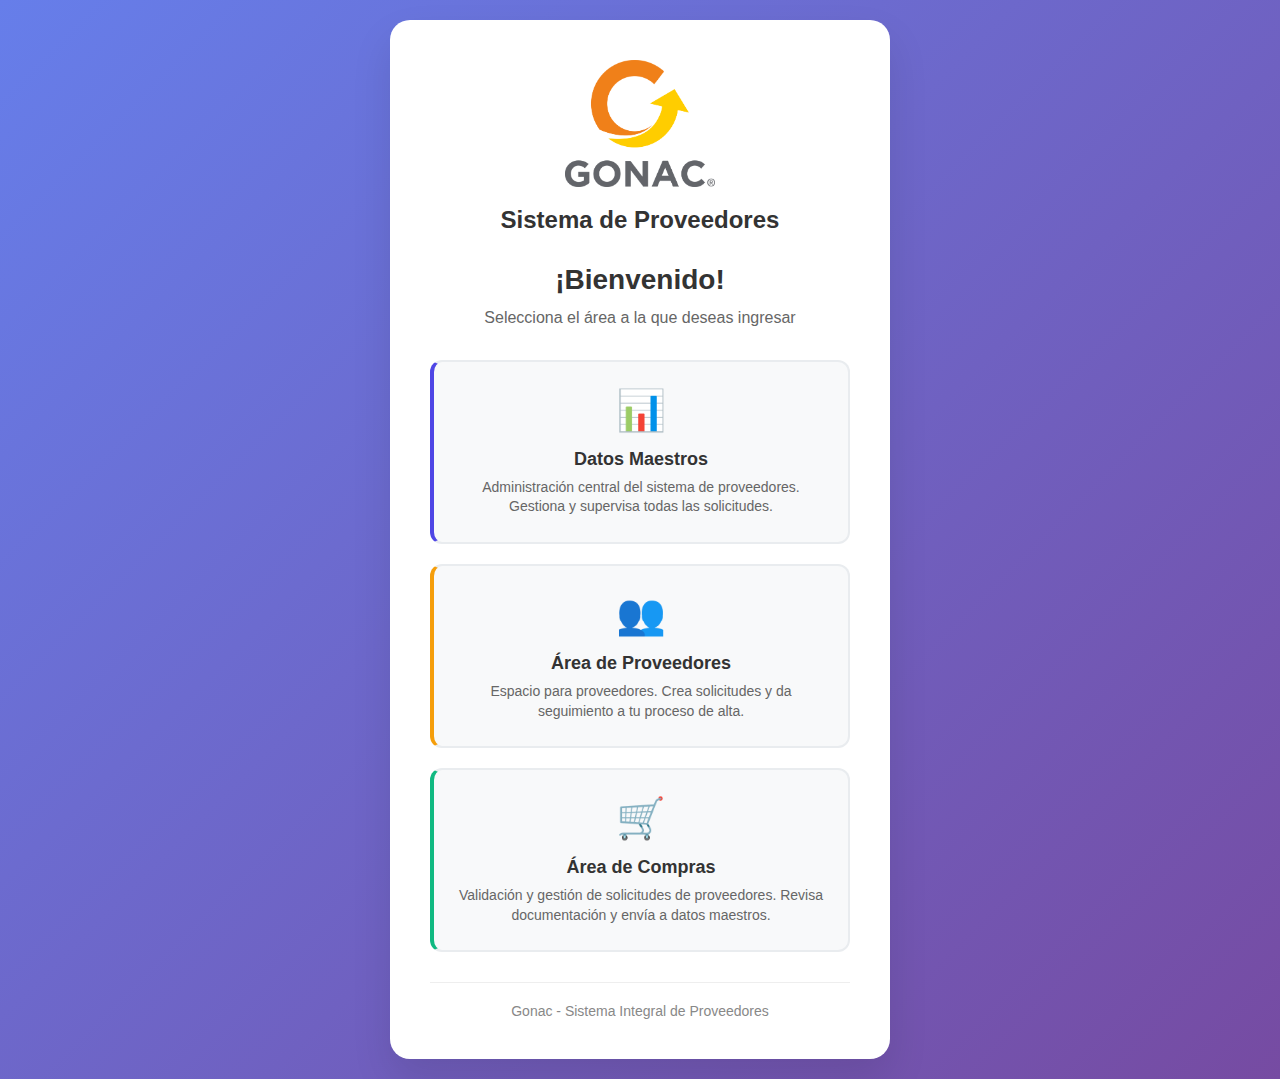
<file: index.html>
<!DOCTYPE html>
<html lang="es">
<head>
    <meta charset="UTF-8">
    <meta name="viewport" content="width=device-width, initial-scale=1.0">
    <title>Sistema de Proveedores - Gonac</title>
    <style>
        * {
            margin: 0;
            padding: 0;
            box-sizing: border-box;
        }

        body {
            font-family: 'Segoe UI', Tahoma, Geneva, Verdana, sans-serif;
            background: linear-gradient(135deg, #667eea 0%, #764ba2 100%);
            min-height: 100vh;
            display: flex;
            align-items: center;
            justify-content: center;
            padding: 20px;
        }

        .container {
            background: white;
            border-radius: 20px;
            box-shadow: 0 20px 40px rgba(0, 0, 0, 0.1);
            padding: 40px;
            max-width: 500px;
            width: 100%;
            text-align: center;
        }

        .logo {
            margin-bottom: 30px;
        }

        .logo img {
            max-width: 150px;
            height: auto;
        }

        .logo h1 {
            color: #333;
            margin-top: 15px;
            font-size: 24px;
            font-weight: 600;
        }

        .welcome-text {
            margin-bottom: 30px;
        }

        .welcome-text h2 {
            color: #333;
            margin-bottom: 10px;
            font-size: 28px;
        }

        .welcome-text p {
            color: #666;
            font-size: 16px;
            line-height: 1.5;
        }

        .apps-grid {
            display: grid;
            gap: 20px;
            margin-bottom: 30px;
        }

        .app-card {
            background: #f8f9fa;
            border: 2px solid #e9ecef;
            border-radius: 12px;
            padding: 25px;
            text-decoration: none;
            color: #333;
            transition: all 0.3s ease;
            cursor: pointer;
        }

        .app-card:hover {
            transform: translateY(-5px);
            border-color: #667eea;
            box-shadow: 0 10px 25px rgba(102, 126, 234, 0.15);
        }

        .app-icon {
            font-size: 40px;
            margin-bottom: 15px;
        }

        .app-title {
            font-size: 18px;
            font-weight: 600;
            margin-bottom: 8px;
        }

        .app-description {
            color: #666;
            font-size: 14px;
            line-height: 1.4;
        }

        .footer {
            color: #888;
            font-size: 14px;
            border-top: 1px solid #eee;
            padding-top: 20px;
        }

        /* Colores específicos para cada app */
        .app-card[data-app="datosmaestros"] {
            border-left: 4px solid #4f46e5;
        }

        .app-card[data-app="datosmaestros"]:hover {
            border-color: #4f46e5;
        }

        .app-card[data-app="proveedores"] {
            border-left: 4px solid #f59e0b;
        }

        .app-card[data-app="proveedores"]:hover {
            border-color: #f59e0b;
        }

        .app-card[data-app="compras"] {
            border-left: 4px solid #10b981;
        }

        .app-card[data-app="compras"]:hover {
            border-color: #10b981;
        }

        @media (max-width: 480px) {
            .container {
                padding: 30px 20px;
            }
            
            .logo h1 {
                font-size: 20px;
            }
            
            .welcome-text h2 {
                font-size: 24px;
            }
            
            .app-card {
                padding: 20px;
            }
        }
    </style>
</head>
<body>
    <div class="container">
        <div class="logo">
            <img src="assets/images/gonac.png" alt="Gonac Logo" onerror="this.style.display='none'">
            <h1>Sistema de Proveedores</h1>
        </div>

        <div class="welcome-text">
            <h2>¡Bienvenido!</h2>
            <p>Selecciona el área a la que deseas ingresar</p>
        </div>

        <div class="apps-grid">
            <div class="app-card" data-app="datosmaestros" onclick="redirectTo('datosmaestros.html')">
                <div class="app-icon">📊</div>
                <div class="app-title">Datos Maestros</div>
                <div class="app-description">
                    Administración central del sistema de proveedores. 
                    Gestiona y supervisa todas las solicitudes.
                </div>
            </div>

            <div class="app-card" data-app="proveedores" onclick="redirectTo('proveedores.html')">
                <div class="app-icon">👥</div>
                <div class="app-title">Área de Proveedores</div>
                <div class="app-description">
                    Espacio para proveedores. Crea solicitudes y da 
                    seguimiento a tu proceso de alta.
                </div>
            </div>

            <div class="app-card" data-app="compras" onclick="redirectTo('compras.html')">
                <div class="app-icon">🛒</div>
                <div class="app-title">Área de Compras</div>
                <div class="app-description">
                    Validación y gestión de solicitudes de proveedores. 
                    Revisa documentación y envía a datos maestros.
                </div>
            </div>
        </div>

        <div class="footer">
            <p>Gonac - Sistema Integral de Proveedores</p>
        </div>
    </div>

    <script>
        function redirectTo(app) {
            // Mostrar mensaje de carga
            const card = event.currentTarget;
            const originalContent = card.innerHTML;
            
            card.innerHTML = `
                <div class="app-icon">⏳</div>
                <div class="app-title">Cargando...</div>
                <div class="app-description">Redirigiendo a la aplicación</div>
            `;
            
            card.style.opacity = '0.7';
            card.style.cursor = 'wait';
            
            // Redirigir después de un breve delay para mejor UX
            setTimeout(() => {
                window.location.href = app;
            }, 500);
        }

        // Detectar si estamos en un entorno local para mostrar advertencia
        if (window.location.protocol === 'file:') {
            console.log('Modo local detectado - Asegúrate de tener un servidor local para las redirecciones');
        }

        // Efecto hover mejorado
        document.querySelectorAll('.app-card').forEach(card => {
            card.addEventListener('mouseenter', function() {
                this.style.transform = 'translateY(-5px)';
            });
            
            card.addEventListener('mouseleave', function() {
                this.style.transform = 'translateY(0)';
            });
        });
    </script>
</body>
</html>
</file>
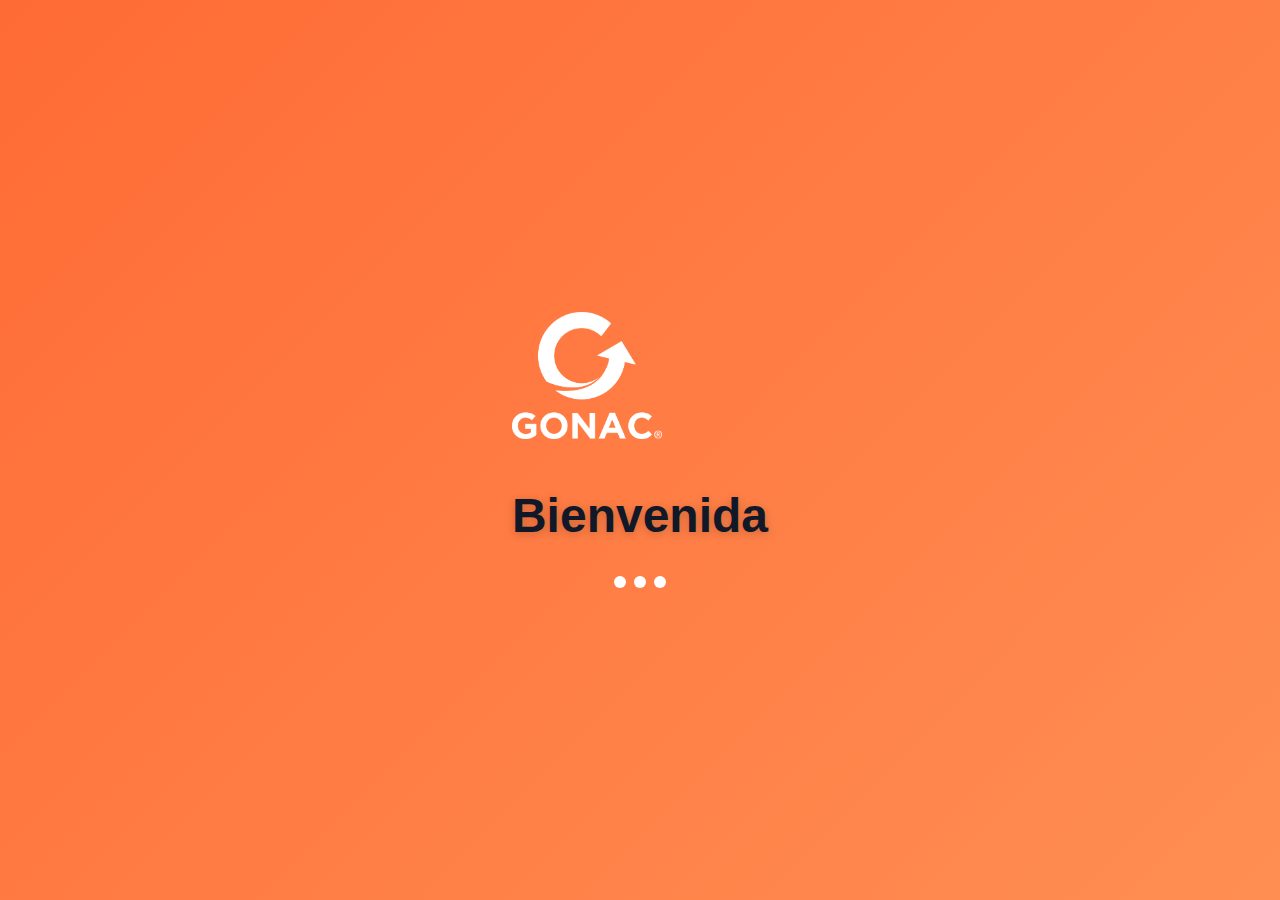
<file: compras.html>
<!DOCTYPE html>
<html lang="es">
<head>
    <meta charset="UTF-8">
    <meta name="viewport" content="width=device-width, initial-scale=1.0">
    <title>APP - COMPRAS</title>
    
    <!-- CSS Base -->
    <link rel="stylesheet" href="css/base/reset.css">
    <link rel="stylesheet" href="css/base/variables.css">
    <link rel="stylesheet" href="css/base/typography.css">
    <link rel="stylesheet" href="css/base/utilities.css">
    
    <!-- CSS Components -->
    <link rel="stylesheet" href="css/components/header.css">
    <link rel="stylesheet" href="css/components/sidebar.css">
    <link rel="stylesheet" href="css/components/table.css">
    <link rel="stylesheet" href="css/components/modal.css">
    <link rel="stylesheet" href="css/components/forms.css">
    <link rel="stylesheet" href="css/components/cards.css">
    <link rel="stylesheet" href="css/components/filters.css">
    <link rel="stylesheet" href="css/components/buttons.css">
    
    <!-- CSS Layouts -->
    <link rel="stylesheet" href="css/layouts/dashboard.css">
    <link rel="stylesheet" href="css/layouts/admin.css">
    
    <!-- CSS Pages -->
    <link rel="stylesheet" href="css/pages/welcome.css">
    
    <!-- CSS Utils -->
    <link rel="stylesheet" href="css/utils/responsive.css">
</head>
<body class="admin-dashboard">
    <!-- Pantalla de Bienvenida -->
    <div id="welcomeScreen" class="welcome-screen">
        <div class="welcome-container">
            <div class="welcome-logo">
                <img src="assets/images/gonac.png" alt="Gonac Logo">
            </div>
            <div class="welcome-content">
                <h1 id="welcomeMessage">Bienvenido</h1>
                <div class="loading-dots">
                    <span></span>
                    <span></span>
                    <span></span>
                </div>
            </div>
        </div>
    </div>

    <!-- Aplicación Principal (oculta inicialmente) -->
    <div id="mainApp" class="app-container" style="display: none;">
        <!-- Header -->
        <header class="header admin-header">
            <div class="header-content">
                <div class="logo">
                    <h1>APP - COMPRAS</h1>
                </div>
                <div class="user-info">
                    <span id="user-name">Rosario Shadani Martinez Galvez</span>
                    <div class="user-avatar" id="user-avatar">R</div>
                </div>
            </div>
        </header>

        <!-- Layout Principal -->
        <div class="dashboard-container">
            <!-- Sidebar -->
            <nav class="sidebar admin-sidebar">
                <div class="sidebar-header">
                    <div class="logo-container">
                        <img src="assets/images/gonac.png" alt="Gonac" class="company-logo">
                        <div class="company-area">COMPRAS</div>
                    </div>
                </div>
                <ul class="nav-menu">
                    <li class="nav-item active" data-tab="inicio">
                        🏠 Inicio
                    </li>
                    <li class="nav-item" data-tab="crear-solicitud">
                        📝 Crear Solicitud
                    </li>
                    <li class="nav-item" data-tab="visualizar-solicitudes">
                        👁️ Visualizar Solicitudes
                    </li>
                    <li class="nav-item" data-tab="configuracion">
                        ⚙️ Configuración
                    </li>
                </ul>
            </nav>

            <!-- Contenido Principal -->
            <main class="dashboard-main">
                <div class="dashboard-content">
                    <!-- Banner de Bienvenida -->
                    <div class="welcome-banner">
                        <div class="welcome-content">
                            <h2 id="personalWelcomeTitle">¡Bienvenida Rosario Shadani Martinez Galvez!</h2>
                            <p>Gestiona las solicitudes de proveedores y valida la información para enviar a datos maestros</p>
                        </div>
                    </div>

                    <!-- Panel de Acciones Principales (INICIO) -->
                    <div class="main-actions-panel" id="mainActionsPanel">
                        <div class="actions-grid">
                            <button class="action-card" id="btnCrearSolicitudMain">
                                <div class="action-icon">📝</div>
                                <div class="action-title">Crear Solicitud</div>
                                <div class="action-description">Crear solicitud en nombre del proveedor</div>
                            </button>

                            <button class="action-card" id="btnVisualizarSolicitudesMain">
                                <div class="action-icon">👁️</div>
                                <div class="action-title">Visualizar Solicitudes</div>
                                <div class="action-description">Revisar y validar solicitudes de proveedores</div>
                            </button>
                        </div>
                    </div>

                    <!-- Panel de Crear Solicitud (oculto inicialmente) -->
                    <div class="solicitudes-panel" id="crearSolicitudPanel" style="display: none;">
                        <div class="panel-header">
                            <button class="btn btn-secondary" id="btnVolverInicioCrear">
                                ← Volver al Inicio
                            </button>
                            <h3 class="panel-title">Alta de Proveedor - Crear Solicitud</h3>
                            <div class="panel-actions">
                                <span class="text-muted">Complete todos los campos requeridos</span>
                            </div>
                        </div>
                        
                        <!-- Información de Requisitos -->
                        <div class="requisitos-section">
                            <div class="requisitos-header">
                                <h4>📋 REQUISITOS PARA EL ALTA DE PROVEEDOR</h4>
                                <button class="btn btn-sm btn-outline" id="btnToggleRequisitos">Mostrar/Ocultar</button>
                            </div>
                            <div class="requisitos-content" id="requisitosContent">
                                <div class="requisitos-grid">
                                    <div class="requisito-item">
                                        <strong>1.</strong> EL FORMULARIO DEBE SER LLENADO EN MAYÚSCULAS
                                    </div>
                                    <div class="requisito-item">
                                        <strong>2.</strong> NO UTILIZAR CARACTERES ESPECIALES: ¡ ! " ' ( ) * ° { } ~ ^ Ñ , ; - :
                                    </div>
                                    <div class="requisito-item">
                                        <strong>3.</strong> DOCUMENTACIÓN CON VIGENCIA NO MAYOR A 3 MESES
                                    </div>
                                </div>
                                
                                <div class="documentos-section">
                                    <h5>📄 DOCUMENTOS REQUERIDOS:</h5>
                                    <div class="documentos-grid">
                                        <div class="tipo-documento">
                                            <h6>PERSONA FÍSICA:</h6>
                                            <ul>
                                                <li>CONSTANCIA DE SITUACIÓN FISCAL</li>
                                                <li>COMPROBANTE DE DOMICILIO</li>
                                                <li>ESTADO DE CUENTA Y/O CARÁTULA BANCARIA</li>
                                                <li>IDENTIFICACIÓN (INE)</li>
                                                <li>OPINIÓN DE CUMPLIMIENTO</li>
                                            </ul>
                                        </div>
                                        <div class="tipo-documento">
                                            <h6>PERSONA MORAL:</h6>
                                            <ul>
                                                <li>CONSTANCIA DE SITUACIÓN FISCAL</li>
                                                <li>ACTA CONSTITUTIVA PM</li>
                                                <li>COMPROBANTE DE DOMICILIO</li>
                                                <li>ESTADO DE CUENTA Y/O CARÁTULA BANCARIA</li>
                                                <li>IDENTIFICACIÓN (INE)</li>
                                                <li>OPINIÓN DE CUMPLIMIENTO</li>
                                            </ul>
                                        </div>
                                    </div>
                                </div>
                            </div>
                        </div>

                        <!-- Formulario para crear solicitud -->
                        <div class="form-container">
                            <form id="formAltaProveedor">
                                <!-- Sección 1: Información de Contacto -->
                                <div class="form-section">
                                    <h4>👥 INFORMACIÓN DE CONTACTO GONAC</h4>
                                    <div class="form-row">
                                        <div class="form-group">
                                            <label for="contactoCompras">Contacto Compras Gonac *</label>
                                            <select class="form-control" id="contactoCompras" required>
                                                <option value="">Seleccionar grupo de compras...</option>
                                                <option value="004">004</option>
                                                <option value="005">005</option>
                                                <option value="008">008</option>
                                                <option value="009">009</option>
                                                <option value="011">011</option>
                                            </select>
                                        </div>
                                        <div class="form-group">
                                            <label for="razonSocial">Nombre (s) / Razón Social *</label>
                                            <input type="text" class="form-control uppercase-input" id="razonSocial" 
                                                   placeholder="EJEMPLO SA DE CV" required maxlength="100">
                                            <small class="form-help">Escriba en MAYÚSCULAS</small>
                                        </div>
                                    </div>
                                </div>

                                <!-- Sección 2: Domicilio -->
                                <div class="form-section">
                                    <h4>🏠 DOMICILIO</h4>
                                    <div class="form-row">
                                        <div class="form-group">
                                            <label for="calle">Calle *</label>
                                            <input type="text" class="form-control uppercase-input" id="calle" 
                                                   placeholder="AVENIDA PRINCIPAL" required>
                                        </div>
                                        <div class="form-group">
                                            <label for="numeroExterior">Número Exterior</label>
                                            <input type="text" class="form-control" id="numeroExterior" 
                                                   placeholder="123">
                                        </div>
                                        <div class="form-group">
                                            <label for="numeroInterior">Número Interior</label>
                                            <input type="text" class="form-control" id="numeroInterior" 
                                                   placeholder="A">
                                        </div>
                                    </div>
                                    
                                    <div class="form-row">
                                        <div class="form-group">
                                            <label for="colonia">Colonia *</label>
                                            <input type="text" class="form-control uppercase-input" id="colonia" 
                                                   placeholder="CENTRO" required>
                                        </div>
                                        <div class="form-group">
                                            <label for="codigoPostal">Código Postal *</label>
                                            <input type="text" class="form-control" id="codigoPostal" 
                                                   placeholder="12345" pattern="[0-9]{5}" required>
                                        </div>
                                        <div class="form-group">
                                            <label for="municipio">Localidad, Municipio o Alcaldía *</label>
                                            <input type="text" class="form-control uppercase-input" id="municipio" 
                                                   placeholder="MUNICIPIO" required>
                                        </div>
                                    </div>

                                    <div class="form-row">
                                        <div class="form-group">
                                            <label for="pais">País *</label>
                                            <input type="text" class="form-control uppercase-input" id="pais" 
                                                   placeholder="MÉXICO" required>
                                        </div>
                                        <div class="form-group">
                                            <label for="region">Región *</label>
                                            <input type="text" class="form-control uppercase-input" id="region" 
                                                   placeholder="NORTE" required>
                                        </div>
                                    </div>
                                </div>

                                <!-- Sección 3: Información del Vendedor -->
                                <div class="form-section">
                                    <h4>👤 INFORMACIÓN DEL VENDEDOR</h4>
                                    <div class="form-row">
                                        <div class="form-group">
                                            <label for="nombreVendedor">Nombre del Vendedor *</label>
                                            <input type="text" class="form-control uppercase-input" id="nombreVendedor" 
                                                   placeholder="JUAN PÉREZ" required>
                                        </div>
                                        <div class="form-group">
                                            <label for="telefono">Teléfono Local / Celular *</label>
                                            <input type="tel" class="form-control" id="telefono" 
                                                   placeholder="5512345678" pattern="[0-9]{10}" required>
                                        </div>
                                    </div>
                                    
                                    <div class="form-row">
                                        <div class="form-group">
                                            <label for="email">E-mail *</label>
                                            <input type="email" class="form-control" id="email" 
                                                   placeholder="proveedor@ejemplo.com" required>
                                        </div>
                                        <div class="form-group">
                                            <label for="categoriaContacto">Categoría de Contacto *</label>
                                            <select class="form-control" id="categoriaContacto" required>
                                                <option value="">Seleccionar categoría...</option>
                                                <option value="contabilidad">Contabilidad</option>
                                                <option value="credito">Crédito y Cobranza</option>
                                                <option value="cuentas">Cuentas por Pagar</option>
                                                <option value="calidad">Calidad</option>
                                            </select>
                                        </div>
                                    </div>
                                </div>

                                <!-- Sección 4: Información Fiscal -->
                                <div class="form-section">
                                    <h4>📊 INFORMACIÓN FISCAL</h4>
                                    <div class="form-row">
                                        <div class="form-group">
                                            <label for="tipoRFC">Tipo de RFC *</label>
                                            <select class="form-control" id="tipoRFC" required>
                                                <option value="">Seleccionar tipo...</option>
                                                <option value="fisica">Persona Física</option>
                                                <option value="moral">Persona Moral</option>
                                            </select>
                                        </div>
                                        <div class="form-group">
                                            <label for="rfc">RFC *</label>
                                            <input type="text" class="form-control uppercase-input" id="rfc" 
                                                   placeholder="XAXX010101000" pattern="[A-Z&Ñ]{3,4}[0-9]{6}[A-Z0-9]{3}" 
                                                   required maxlength="13">
                                            <small class="form-help">Formato: 12 o 13 caracteres alfanuméricos</small>
                                        </div>
                                    </div>
                                </div>

                                <!-- Sección 5: Información Bancaria -->
                                <div class="form-section">
                                    <h4>🏦 INFORMACIÓN BANCARIA</h4>
                                    <div class="form-row">
                                        <div class="form-group">
                                            <label for="paisBanco">País del Banco *</label>
                                            <input type="text" class="form-control uppercase-input" id="paisBanco" 
                                                   placeholder="MÉXICO" required>
                                        </div>
                                        <div class="form-group">
                                            <label for="claveBanco">Clave del Banco *</label>
                                            <input type="text" class="form-control" id="claveBanco" 
                                                   placeholder="012" pattern="[0-9]{3}" required>
                                        </div>
                                    </div>
                                    
                                    <div class="form-row">
                                        <div class="form-group">
                                            <label for="cuentaClabe">Cuenta CLABE *</label>
                                            <input type="text" class="form-control" id="cuentaClabe" 
                                                   placeholder="012180000000000001" pattern="[0-9]{18}" required>
                                            <small class="form-help">18 dígitos</small>
                                        </div>
                                        <div class="form-group">
                                            <label for="titularCuenta">Titular de la Cuenta *</label>
                                            <input type="text" class="form-control uppercase-input" id="titularCuenta" 
                                                   placeholder="NOMBRE DEL TITULAR" required>
                                        </div>
                                    </div>
                                    
                                    <div class="form-row">
                                        <div class="form-group">
                                            <label for="moneda">Moneda *</label>
                                            <select class="form-control" id="moneda" required>
                                                <option value="">Seleccionar moneda...</option>
                                                <option value="MXN">MXN - Peso Mexicano</option>
                                                <option value="USD">USD - Dólar Americano</option>
                                                <option value="EUR">EUR - Euro</option>
                                            </select>
                                        </div>
                                    </div>
                                </div>

                                <!-- Sección 6: Condiciones Comerciales -->
                                <div class="form-section">
                                    <h4>💰 CONDICIONES COMERCIALES</h4>
                                    <div class="form-row">
                                        <div class="form-group">
                                            <label for="condicionPago">Condición de Pago *</label>
                                            <select class="form-control" id="condicionPago" required>
                                                <option value="">Seleccionar condición...</option>
                                                <option value="contado">Contado</option>
                                                <option value="15dias">15 días</option>
                                                <option value="30dias">30 días</option>
                                                <option value="45dias">45 días</option>
                                                <option value="60dias">60 días</option>
                                            </select>
                                        </div>
                                        <div class="form-group">
                                            <label for="plazoEntrega">Plazo de Entrega Previsto (En días) *</label>
                                            <input type="number" class="form-control" id="plazoEntrega" 
                                                   placeholder="5" min="1" max="365" required>
                                        </div>
                                    </div>
                                    
                                    <div class="form-row">
                                        <div class="form-group">
                                            <label for="grupoTesoreria">Grupo de Tesorería *</label>
                                            <input type="text" class="form-control uppercase-input" id="grupoTesoreria" 
                                                   placeholder="GRUPO A" required>
                                        </div>
                                        <div class="form-group">
                                            <label for="viasPago">Vías de Pago *</label>
                                            <select class="form-control" id="viasPago" required>
                                                <option value="">Seleccionar vía...</option>
                                                <option value="transferencia">Transferencia Electrónica</option>
                                                <option value="cheque">Cheque</option>
                                                <option value="efectivo">Efectivo</option>
                                            </select>
                                        </div>
                                    </div>
                                </div>

                                <!-- Sección 7: Retención de Impuestos -->
                                <div class="form-section">
                                    <h4>🧾 RETENCIÓN DE IMPUESTOS</h4>
                                    <div class="form-row">
                                        <div class="form-group">
                                            <label for="llevaRetencion">Lleva Retención de Impuesto *</label>
                                            <select class="form-control" id="llevaRetencion" required>
                                                <option value="">Seleccionar...</option>
                                                <option value="si">SI</option>
                                                <option value="no">NO</option>
                                            </select>
                                        </div>
                                    </div>

                                    <!-- Campos condicionales para retención -->
                                    <div id="camposRetencion" style="display: none;">
                                        <div class="form-row">
                                            <div class="form-group">
                                                <label for="tipoRetencion">Tipo de Retención de Impuestos *</label>
                                                <select class="form-control" id="tipoRetencion">
                                                    <option value="">Seleccionar tipo...</option>
                                                    <option value="iva">IVA</option>
                                                    <option value="isr">ISR</option>
                                                    <option value="ieps">IEPS</option>
                                                </select>
                                            </div>
                                            <div class="form-group">
                                                <label for="indicadorRetencion">Indicador de Retención *</label>
                                                <input type="text" class="form-control" id="indicadorRetencion" 
                                                       placeholder="Ej: 0.10">
                                            </div>
                                        </div>
                                    </div>
                                </div>

                                <!-- Sección 8: Comentarios y Documentos -->
                                <div class="form-section">
                                    <h4>📎 COMENTARIOS Y DOCUMENTOS</h4>
                                    <div class="form-group">
                                        <label for="comentarios">Comentarios del Proveedor</label>
                                        <textarea class="form-control" id="comentarios" 
                                                  placeholder="Comentarios adicionales..." 
                                                  rows="3"></textarea>
                                    </div>

                                    <div class="form-group">
                                        <label>Datos Adjuntos *</label>
                                        <div class="file-upload-area" id="fileUploadArea">
                                            <div class="upload-placeholder">
                                                <div class="upload-icon">📎</div>
                                                <p>Arrastra tus archivos aquí o haz clic para seleccionar</p>
                                                <span class="text-sm">Formatos: PDF, JPG, PNG (Máx. 10MB por archivo)</span>
                                            </div>
                                            <input type="file" id="fileUpload" multiple accept=".pdf,.jpg,.jpeg,.png" style="display: none;">
                                        </div>
                                        <div class="uploaded-files" id="uploadedFiles">
                                            <!-- Archivos subidos aparecerán aquí -->
                                        </div>
                                        <small class="form-help">Suba todos los documentos requeridos según su tipo de persona</small>
                                    </div>
                                </div>

                                <!-- Botones de acción -->
                                <div class="form-actions">
                                    <button type="button" class="btn btn-secondary" id="btnCancelarFormulario">Cancelar</button>
                                    <button type="submit" class="btn btn-warning">Enviar Solicitud de Alta</button>
                                </div>
                            </form>
                        </div>
                    </div>

                    <!-- Panel de Visualizar Solicitudes (oculto inicialmente) -->
                    <div class="solicitudes-panel" id="visualizarSolicitudesPanel" style="display: none;">
                        <div class="panel-header">
                            <button class="btn btn-secondary" id="btnVolverInicioVisualizar">
                                ← Volver al Inicio
                            </button>
                            <h3 class="panel-title">Visualizar Solicitudes de Proveedores</h3>
                            <div class="panel-actions">
                                <span class="text-muted" id="totalSolicitudesCompras">0 solicitudes encontradas</span>
                            </div>
                        </div>

                        <!-- Filtros para solicitudes -->
                        <div class="filters-panel">
                            <div class="filter-row">
                                <div class="filter-group">
                                    <label for="filterEstadoCompras">Estado</label>
                                    <select class="filter-select" id="filterEstadoCompras">
                                        <option value="">Todos los estados</option>
                                        <option value="pendiente">🟡 Pendiente</option>
                                        <option value="revision">🔵 En Revisión</option>
                                        <option value="validado">🟢 Validado</option>
                                        <option value="rechazado">🔴 Rechazado</option>
                                        <option value="enviado-dm">📤 Enviado a Datos Maestros</option>
                                    </select>
                                </div>
                                <div class="filter-group">
                                    <label for="filterTipoCompras">Tipo</label>
                                    <select class="filter-select" id="filterTipoCompras">
                                        <option value="">Todos los tipos</option>
                                        <option value="fisica">Persona Física</option>
                                        <option value="moral">Persona Moral</option>
                                    </select>
                                </div>
                                <div class="filter-group">
                                    <label for="filterBusquedaCompras">Buscar</label>
                                    <input type="text" class="filter-input" id="filterBusquedaCompras" 
                                           placeholder="Proveedor, RFC, ID...">
                                </div>
                            </div>
                        </div>

                        <!-- Tabla de solicitudes -->
                        <div class="requests-table">
                            <div class="table-container">
                                <table>
                                    <thead>
                                        <tr>
                                            <th>Proveedor</th>
                                            <th>RFC</th>
                                            <th>Tipo</th>
                                            <th>Fecha Solicitud</th>
                                            <th>Estado</th>
                                            <th>Documentos</th>
                                            <th>Acciones</th>
                                        </tr>
                                    </thead>
                                    <tbody id="tablaSolicitudesCompras">
                                        <tr>
                                            <td colspan="7" class="text-center text-muted">
                                                No se encontraron solicitudes
                                            </td>
                                        </tr>
                                    </tbody>
                                </table>
                            </div>
                        </div>
                    </div>

                    <!-- Panel de Configuración (oculto inicialmente) -->
                    <div class="configuracion-panel" id="configuracionPanel" style="display: none;">
                        <div class="panel-header">
                            <button class="btn btn-secondary" id="btnVolverInicioConfiguracion">
                                ← Volver al Inicio
                            </button>
                            <h3 class="panel-title">Configuración</h3>
                            <div class="panel-actions">
                                <span class="text-muted">Ajustes del sistema</span>
                            </div>
                        </div>
                        <div class="panel-placeholder">
                            <div class="placeholder-content">
                                <div class="placeholder-icon">⚙️</div>
                                <h3>Configuración</h3>
                                <p>Esta funcionalidad estará disponible próximamente</p>
                            </div>
                        </div>
                    </div>
                </div>
            </main>
        </div>

        <!-- Modal para Detalles de Solicitud -->
        <div class="modal" id="modalDetallesSolicitud">
            <div class="modal-content modal-lg">
                <div class="modal-header">
                    <h3>Detalles de Solicitud - Compras</h3>
                    <button class="close">&times;</button>
                </div>
                <div class="modal-body" id="modalDetallesSolicitudBody">
                    <!-- Contenido dinámico -->
                </div>
                <div class="modal-footer">
                    <button class="btn btn-secondary" id="btnCerrarModalSolicitud">Cerrar</button>
                    <button class="btn btn-warning" id="btnValidarSolicitud">Validar y Enviar a Datos Maestros</button>
                </div>
            </div>
        </div>

        <!-- Modal para Rechazar Solicitud -->
        <div class="modal" id="modalRechazarSolicitud">
            <div class="modal-content">
                <div class="modal-header">
                    <h3>Rechazar Solicitud</h3>
                    <button class="close">&times;</button>
                </div>
                <div class="modal-body">
                    <div class="form-group">
                        <label for="motivoRechazo">Motivo del Rechazo *</label>
                        <textarea class="form-control" id="motivoRechazo" 
                                  placeholder="Describe el motivo del rechazo..." 
                                  rows="4" required></textarea>
                    </div>
                </div>
                <div class="modal-footer">
                    <button class="btn btn-secondary" id="btnCancelarRechazo">Cancelar</button>
                    <button class="btn btn-danger" id="btnConfirmarRechazo">Confirmar Rechazo</button>
                </div>
            </div>
        </div>
    </div>

    <!-- JavaScript -->
    <script src="js/utils.js"></script>
    <script src="js/compras.js"></script>
    <script src="js/app-compras.js"></script>
</body>
</html>
</file>
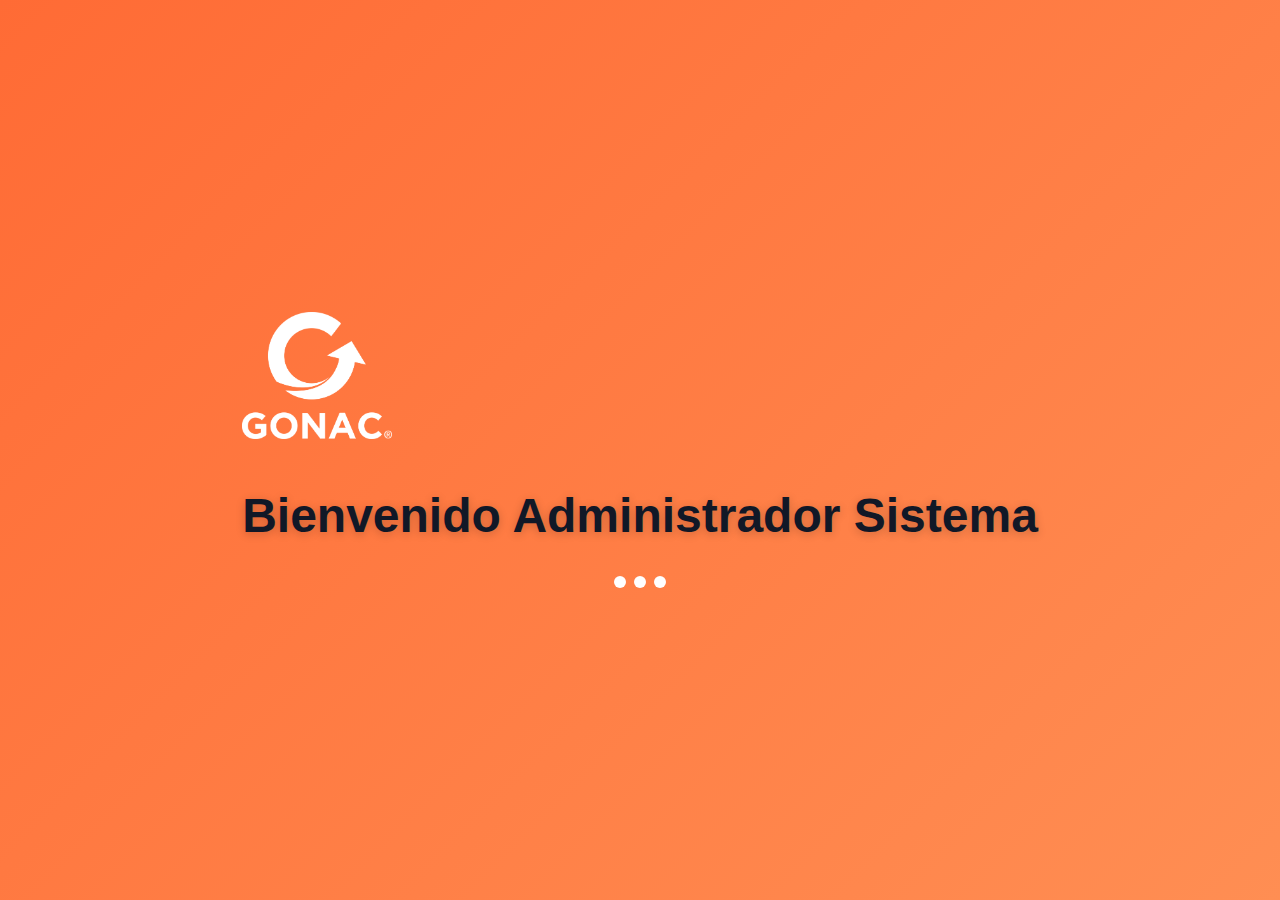
<file: datosmaestros.html>
<!DOCTYPE html>
<html lang="es">
<head>
    <meta charset="UTF-8">
    <meta name="viewport" content="width=device-width, initial-scale=1.0">
    <title>APP - PROVEEDORES</title>
    
    <!-- CSS Base -->
    <link rel="stylesheet" href="css/base/reset.css">
    <link rel="stylesheet" href="css/base/variables.css">
    <link rel="stylesheet" href="css/base/typography.css">
    <link rel="stylesheet" href="css/base/utilities.css">
    
    <!-- CSS Components -->
    <link rel="stylesheet" href="css/components/header.css">
    <link rel="stylesheet" href="css/components/sidebar.css">
    <link rel="stylesheet" href="css/components/table.css">
    <link rel="stylesheet" href="css/components/modal.css">
    <link rel="stylesheet" href="css/components/forms.css">
    <link rel="stylesheet" href="css/components/cards.css">
    <link rel="stylesheet" href="css/components/filters.css">
    <link rel="stylesheet" href="css/components/buttons.css">
    
    <!-- CSS Layouts -->
    <link rel="stylesheet" href="css/layouts/dashboard.css">
    <link rel="stylesheet" href="css/layouts/admin.css">
    
    <!-- CSS Pages -->
    <link rel="stylesheet" href="css/pages/welcome.css">
    
    <!-- CSS Utils -->
    <link rel="stylesheet" href="css/utils/responsive.css">
</head>
<body class="admin-dashboard">
    <!-- Pantalla de Bienvenida -->
    <div id="welcomeScreen" class="welcome-screen">
        <div class="welcome-container">
            <div class="welcome-logo">
                <img src="assets/images/gonac.png" alt="Gonac Logo">
            </div>
            <div class="welcome-content">
                <h1 id="welcomeMessage">Bienvenido</h1>
                <div class="loading-dots">
                    <span></span>
                    <span></span>
                    <span></span>
                </div>
            </div>
        </div>
    </div>

    <!-- Aplicación Principal (oculta inicialmente) -->
    <div id="mainApp" class="app-container" style="display: none;">
        <!-- Header -->
        <header class="header admin-header">
            <div class="header-content">
                <div class="logo">
                    <h1>APP - PROVEEDORES</h1>
                </div>
                <div class="user-info">
                    <span id="user-name">Brandon Roel Martinez Rivas</span>
                    <div class="user-avatar" id="user-avatar">B</div>
                </div>
            </div>
        </header>

        <!-- Layout Principal -->
        <div class="dashboard-container">
            <!-- Sidebar -->
            <nav class="sidebar admin-sidebar">
                <div class="sidebar-header">
                    <div class="logo-container">
                        <img src="assets/images/gonac.png" alt="Gonac" class="company-logo">
                        <div class="company-area">DATOS MAESTROS</div>
                    </div>
                </div>
                <ul class="nav-menu">
                    <!-- NUEVO: Botón Inicio -->
                    <li class="nav-item active" data-tab="inicio">
                        🏠 Inicio
                    </li>
                    <li class="nav-item" data-tab="solicitudes">
                        📋 Visualizar Solicitudes
                    </li>
                    <li class="nav-item" data-tab="proveedores">
                        👥 Proveedores Activos
                    </li>
                    <li class="nav-item" data-tab="configuracion">
                        ⚙️ Configuración
                    </li>
                </ul>
            </nav>

            <!-- Contenido Principal -->
            <main class="dashboard-main">
                <div class="dashboard-content">
                    <!-- Banner de Bienvenida -->
                    <div class="welcome-banner">
                        <div class="welcome-content">
                            <h2 id="personalWelcomeTitle">¡Bienvenido Administrador Sistema!</h2>
                            <p>Gestiona las solicitudes de proveedores y mantén actualizada la información del sistema</p>
                        </div>
                    </div>

                    <!-- Panel de Acciones Principales -->
                    <div class="main-actions-panel" id="mainActionsPanel">
                        <div class="actions-grid">
                            <button class="action-card" id="btnCrearSolicitudMain">
                                <div class="action-icon">📝</div>
                                <div class="action-title">Crear Solicitud de Prueba</div>
                                <div class="action-description">Crear una nueva solicitud de prueba para proveedores</div>
                            </button>

                            <button class="action-card" id="btnActualizarMain">
                                <div class="action-icon">🔄</div>
                                <div class="action-title">Actualizar Lista</div>
                                <div class="action-description">Actualizar y refrescar la lista de solicitudes</div>
                            </button>

                            <button class="action-card" id="btnVerSolicitudes">
                                <div class="action-icon">👁️</div>
                                <div class="action-title">Ver Solicitudes</div>
                                <div class="action-description">Ver todas las solicitudes existentes en el sistema</div>
                            </button>
                        </div>
                    </div>

                    <!-- Panel de Solicitudes (oculto inicialmente) -->
                    <div class="solicitudes-panel" id="solicitudesPanel" style="display: none;">
                        <!-- Header del panel de solicitudes -->
                        <div class="panel-header">
                            <button class="btn btn-secondary" id="btnVolverInicio">
                                ← Volver al Inicio
                            </button>
                            <h3 class="panel-title">Solicitudes de Proveedores</h3>
                            <div class="panel-actions">
                                <span class="text-muted" id="totalSolicitudes">0 solicitudes encontradas</span>
                            </div>
                        </div>

                        <!-- Panel de Filtros -->
                        <div class="filters-panel">
                            <div class="filter-row">
                                <div class="filter-group">
                                    <label for="filterEstado">Estado</label>
                                    <select class="filter-select" id="filterEstado">
                                        <option value="">Todos los estados</option>
                                        <option value="creacion">📝 Creaciones</option>
                                        <option value="actualizacion">✏️ Actualizaciones</option>
                                        <option value="proceso">🔵 En Proceso</option>
                                        <option value="finalizada">🟢 Finalizadas</option>
                                    </select>
                                </div>
                                <div class="filter-group">
                                    <label for="filterGrupo">Grupo</label>
                                    <select class="filter-select" id="filterGrupo">
                                        <option value="">Todos los grupos</option>
                                        <option value="008">008 - Rosario</option>
                                        <option value="011">011</option>
                                        <option value="005">005</option>
                                        <option value="004">004</option>
                                    </select>
                                </div>
                                <div class="filter-group">
                                    <label for="filterBusqueda">Buscar</label>
                                    <input type="text" class="filter-input" id="filterBusqueda" 
                                           placeholder="Proveedor, RFC...">
                                </div>
                            </div>
                        </div>

                        <!-- Tabla de Solicitudes -->
                        <div class="requests-table">
                            <div class="table-container">
                                <table>
                                    <thead>
                                        <tr>
                                            <th>Proveedor</th>
                                            <th>Contacto Compras</th>
                                            <th>Grupo</th>
                                            <th>Fecha/Hora</th>
                                            <th>Tipo</th>
                                            <th>Estado</th>
                                            <th>Acciones</th>
                                        </tr>
                                    </thead>
                                    <tbody id="tablaSolicitudes">
                                        <!-- Las solicitudes se cargan aquí -->
                                    </tbody>
                                </table>
                            </div>
                        </div>
                    </div>

                    <!-- Panel de Proveedores Activos (oculto inicialmente) -->
                    <div class="proveedores-panel" id="proveedoresPanel" style="display: none;">
                        <div class="panel-header">
                            <button class="btn btn-secondary" id="btnVolverInicioProveedores">
                                ← Volver al Inicio
                            </button>
                            <h3 class="panel-title">Proveedores Activos</h3>
                            <div class="panel-actions">
                                <span class="text-muted">Módulo en desarrollo</span>
                            </div>
                        </div>
                        <div class="panel-placeholder">
                            <div class="placeholder-content">
                                <div class="placeholder-icon">👥</div>
                                <h3>Proveedores Activos</h3>
                                <p>Esta funcionalidad estará disponible próximamente</p>
                            </div>
                        </div>
                    </div>

                    <!-- Panel de Configuración (oculto inicialmente) -->
                    <div class="configuracion-panel" id="configuracionPanel" style="display: none;">
                        <div class="panel-header">
                            <button class="btn btn-secondary" id="btnVolverInicioConfiguracion">
                                ← Volver al Inicio
                            </button>
                            <h3 class="panel-title">Configuración</h3>
                            <div class="panel-actions">
                                <span class="text-muted">Módulo en desarrollo</span>
                            </div>
                        </div>
                        <div class="panel-placeholder">
                            <div class="placeholder-content">
                                <div class="placeholder-icon">⚙️</div>
                                <h3>Configuración</h3>
                                <p>Esta funcionalidad estará disponible próximamente</p>
                            </div>
                        </div>
                    </div>
                </div>
            </main>
        </div>

        <!-- Modal para Detalles -->
        <div class="modal" id="modalDetalles">
            <div class="modal-content modal-lg">
                <div class="modal-header">
                    <h3>Detalles de Solicitud</h3>
                    <button class="close">&times;</button>
                </div>
                <div class="modal-body" id="modalDetallesBody">
                    <!-- Contenido dinámico -->
                </div>
                <div class="modal-footer">
                    <button class="btn btn-secondary" id="btnCerrarModal">Cerrar</button>
                </div>
            </div>
        </div>

        <!-- Modal para Crear Solicitud -->
        <div class="modal" id="modalCrearSolicitud">
            <div class="modal-content">
                <div class="modal-header">
                    <h3>Crear Solicitud de Prueba</h3>
                    <button class="close">&times;</button>
                </div>
                <div class="modal-body">
                    <div class="form-group">
                        <label for="inputProveedor">Nombre del Proveedor *</label>
                        <input type="text" class="form-control" id="inputProveedor" 
                               placeholder="Ej: PROVEEDOR EJEMPLO SA DE CV" required>
                    </div>
                    <div class="form-group">
                        <label for="inputRFC">RFC *</label>
                        <input type="text" class="form-control" id="inputRFC" 
                               placeholder="Ej: PES840101XXX" required>
                    </div>
                    <div class="form-row">
                        <div class="form-group">
                            <label for="selectTipo">Tipo de Solicitud *</label>
                            <select class="form-control" id="selectTipo" required>
                                <option value="">Seleccionar...</option>
                                <option value="creacion">Creación</option>
                                <option value="actualizacion">Actualización</option>
                            </select>
                        </div>
                        <div class="form-group">
                            <label for="selectEstado">Estado *</label>
                            <select class="form-control" id="selectEstado" required>
                                <option value="">Seleccionar...</option>
                                <option value="pendiente">Pendiente</option>
                                <option value="proceso">En Proceso</option>
                                <option value="finalizada">Finalizada</option>
                            </select>
                        </div>
                    </div>
                    <div class="form-group">
                        <label for="selectGrupo">Grupo de Compras *</label>
                        <select class="form-control" id="selectGrupo" required>
                            <option value="">Seleccionar...</option>
                            <option value="008">008 - Rosario</option>
                            <option value="011">011</option>
                            <option value="005">005</option>
                            <option value="004">004</option>
                        </select>
                    </div>
                    <div class="form-group">
                        <label for="inputPersonaCompras">Persona de Compras</label>
                        <input type="text" class="form-control" id="inputPersonaCompras" 
                               placeholder="Nombre del contacto en compras">
                    </div>
                </div>
                <div class="modal-footer">
                    <button class="btn btn-secondary" id="btnCancelarCrear">Cancelar</button>
                    <button class="btn btn-warning" id="btnConfirmarCrear">Crear Solicitud</button>
                </div>
            </div>
        </div>
    </div>

    <!-- JavaScript -->
    <script src="js/utils.js"></script>
    <script src="js/solicitudes.js"></script>
    <script src="js/app.js"></script>
</body>
</html>
</file>
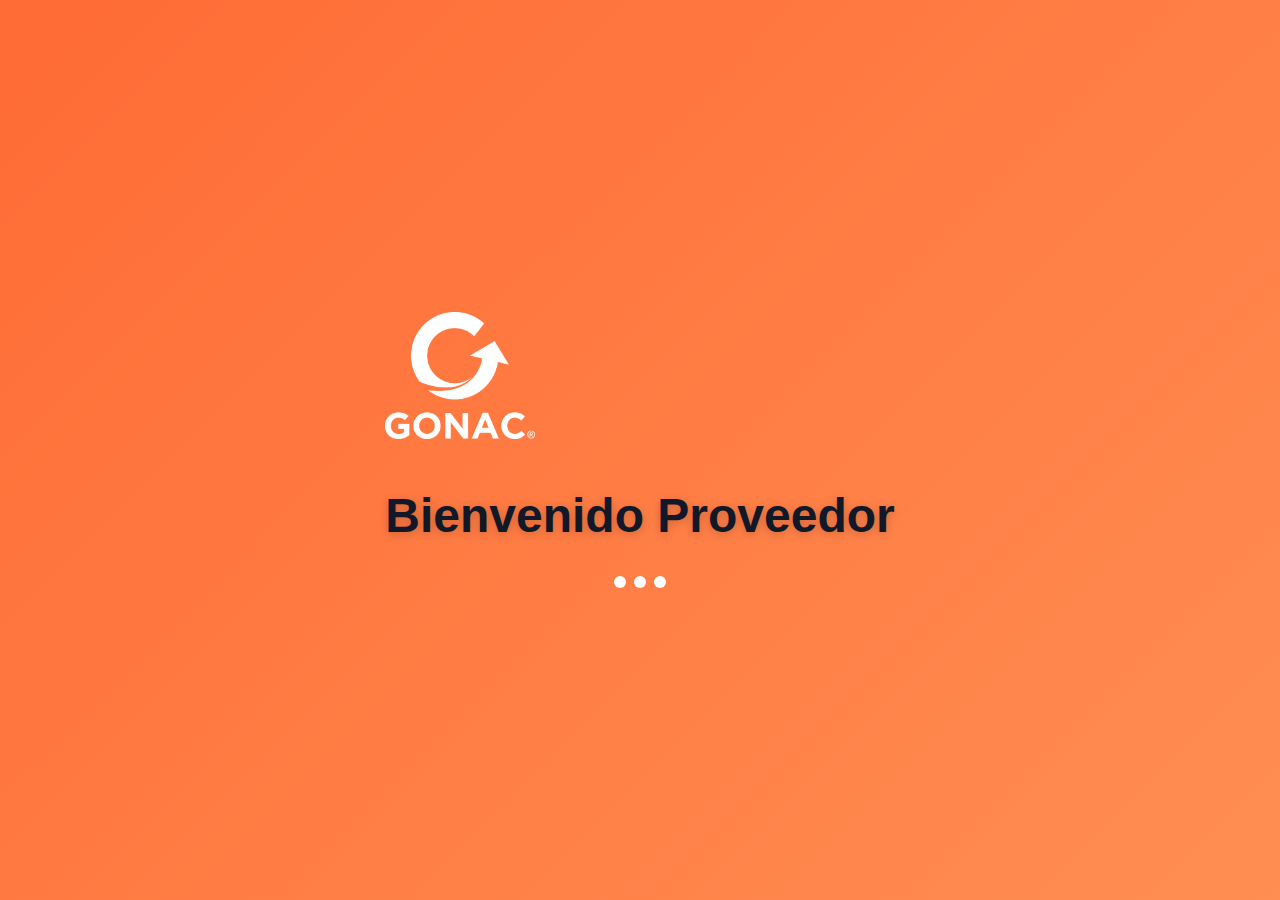
<file: proveedores.html>
<!DOCTYPE html>
<html lang="es">
<head>
    <meta charset="UTF-8">
    <meta name="viewport" content="width=device-width, initial-scale=1.0">
    <title>APP - PROVEEDORES</title>
    
    <!-- CSS Base -->
    <link rel="stylesheet" href="css/base/reset.css">
    <link rel="stylesheet" href="css/base/variables.css">
    <link rel="stylesheet" href="css/base/typography.css">
    <link rel="stylesheet" href="css/base/utilities.css">
    
    <!-- CSS Components -->
    <link rel="stylesheet" href="css/components/header.css">
    <link rel="stylesheet" href="css/components/sidebar.css">
    <link rel="stylesheet" href="css/components/table.css">
    <link rel="stylesheet" href="css/components/modal.css">
    <link rel="stylesheet" href="css/components/forms.css">
    <link rel="stylesheet" href="css/components/cards.css">
    <link rel="stylesheet" href="css/components/filters.css">
    <link rel="stylesheet" href="css/components/buttons.css">
    
    <!-- CSS Layouts -->
    <link rel="stylesheet" href="css/layouts/dashboard.css">
    <link rel="stylesheet" href="css/layouts/admin.css">
    
    <!-- CSS Pages -->
    <link rel="stylesheet" href="css/pages/welcome.css">
    
    <!-- CSS Utils -->
    <link rel="stylesheet" href="css/utils/responsive.css">
</head>
<body class="admin-dashboard">
    <!-- Pantalla de Bienvenida -->
    <div id="welcomeScreen" class="welcome-screen">
        <div class="welcome-container">
            <div class="welcome-logo">
                <img src="assets/images/gonac.png" alt="Gonac Logo">
            </div>
            <div class="welcome-content">
                <h1 id="welcomeMessage">Bienvenido</h1>
                <div class="loading-dots">
                    <span></span>
                    <span></span>
                    <span></span>
                </div>
            </div>
        </div>
    </div>

    <!-- Aplicación Principal (oculta inicialmente) -->
    <div id="mainApp" class="app-container" style="display: none;">
        <!-- Header -->
        <header class="header admin-header">
            <div class="header-content">
                <div class="logo">
                    <h1>APP - PROVEEDORES</h1>
                </div>
                <div class="user-info">
                    <span id="user-name">Proveedor</span>
                    <div class="user-avatar" id="user-avatar">P</div>
                </div>
            </div>
        </header>

        <!-- Layout Principal -->
        <div class="dashboard-container">
            <!-- Sidebar -->
            <nav class="sidebar admin-sidebar">
                <div class="sidebar-header">
                    <div class="logo-container">
                        <img src="assets/images/gonac.png" alt="Gonac" class="company-logo">
                        <div class="company-area">PROVEEDORES</div>
                    </div>
                </div>
                <ul class="nav-menu">
                    <li class="nav-item active" data-tab="inicio">
                        🏠 Inicio
                    </li>
                    <li class="nav-item" data-tab="crear-solicitud">
                        📝 Crear Solicitud
                    </li>
                    <li class="nav-item" data-tab="visualizar-status">
                        👁️ Visualizar Status de Solicitud
                    </li>
                    <li class="nav-item" data-tab="actualizar-datos">
                        📄 Actualizar Datos (Actualizar Papelería)
                    </li>
                    <li class="nav-item" data-tab="configuracion">
                        ⚙️ Configuración
                    </li>
                </ul>
            </nav>

            <!-- Contenido Principal -->
            <main class="dashboard-main">
                <div class="dashboard-content">
                    <!-- Banner de Bienvenida -->
                    <div class="welcome-banner">
                        <div class="welcome-content">
                            <h2 id="personalWelcomeTitle">¡Bienvenido Proveedor!</h2>
                            <p>Gestiona tus solicitudes y mantén actualizada tu información en el sistema</p>
                        </div>
                    </div>

                    <!-- Panel de Acciones Principales (INICIO) -->
                    <div class="main-actions-panel" id="mainActionsPanel">
                        <div class="actions-grid">
                            <button class="action-card" id="btnCrearSolicitudMain">
                                <div class="action-icon">📝</div>
                                <div class="action-title">Crear Solicitud</div>
                                <div class="action-description">Crear una nueva solicitud para tu proveedor</div>
                            </button>

                            <button class="action-card" id="btnVisualizarStatusMain">
                                <div class="action-icon">👁️</div>
                                <div class="action-title">Visualizar Status de Solicitud</div>
                                <div class="action-description">Consulta el estado de tus solicitudes enviadas</div>
                            </button>

                            <button class="action-card" id="btnActualizarDatosMain">
                                <div class="action-icon">📄</div>
                                <div class="action-title">Actualizar Datos</div>
                                <div class="action-description">Actualiza tu documentación y papelería</div>
                            </button>
                        </div>
                    </div>

                    <!-- Panel de Crear Solicitud (oculto inicialmente) -->
                    <div class="solicitudes-panel" id="crearSolicitudPanel" style="display: none;">
                        <div class="panel-header">
                            <button class="btn btn-secondary" id="btnVolverInicioCrear">
                                ← Volver al Inicio
                            </button>
                            <h3 class="panel-title">Alta de Proveedor - Nueva Solicitud</h3>
                            <div class="panel-actions">
                                <span class="text-muted">Complete todos los campos requeridos</span>
                            </div>
                        </div>
                        
                        <!-- Información de Requisitos -->
                        <div class="requisitos-section">
                            <div class="requisitos-header">
                                <h4>📋 REQUISITOS PARA EL ALTA DE PROVEEDOR</h4>
                                <button class="btn btn-sm btn-outline" id="btnToggleRequisitos">Mostrar/Ocultar</button>
                            </div>
                            <div class="requisitos-content" id="requisitosContent">
                                <div class="requisitos-grid">
                                    <div class="requisito-item">
                                        <strong>1.</strong> EL FORMULARIO DEBE SER LLENADO EN MAYÚSCULAS
                                    </div>
                                    <div class="requisito-item">
                                        <strong>2.</strong> NO UTILIZAR CARACTERES ESPECIALES: ¡ ! " ' ( ) * ° { } ~ ^ Ñ , ; - :
                                    </div>
                                    <div class="requisito-item">
                                        <strong>3.</strong> DOCUMENTACIÓN CON VIGENCIA NO MAYOR A 3 MESES
                                    </div>
                                </div>
                                
                                <div class="documentos-section">
                                    <h5>📄 DOCUMENTOS REQUERIDOS:</h5>
                                    <div class="documentos-grid">
                                        <div class="tipo-documento">
                                            <h6>PERSONA FÍSICA:</h6>
                                            <ul>
                                                <li>CONSTANCIA DE SITUACIÓN FISCAL</li>
                                                <li>COMPROBANTE DE DOMICILIO</li>
                                                <li>ESTADO DE CUENTA Y/O CARÁTULA BANCARIA</li>
                                                <li>IDENTIFICACIÓN (INE)</li>
                                                <li>OPINIÓN DE CUMPLIMIENTO</li>
                                            </ul>
                                        </div>
                                        <div class="tipo-documento">
                                            <h6>PERSONA MORAL:</h6>
                                            <ul>
                                                <li>CONSTANCIA DE SITUACIÓN FISCAL</li>
                                                <li>ACTA CONSTITUTIVA PM</li>
                                                <li>COMPROBANTE DE DOMICILIO</li>
                                                <li>ESTADO DE CUENTA Y/O CARÁTULA BANCARIA</li>
                                                <li>IDENTIFICACIÓN (INE)</li>
                                                <li>OPINIÓN DE CUMPLIMIENTO</li>
                                            </ul>
                                        </div>
                                    </div>
                                </div>
                            </div>
                        </div>

                        <!-- Formulario para crear solicitud -->
                        <div class="form-container">
                            <form id="formAltaProveedor">
                                <!-- Sección 1: Información de Contacto -->
                                <div class="form-section">
                                    <h4>👥 INFORMACIÓN DE CONTACTO GONAC</h4>
                                    <div class="form-row">
                                        <div class="form-group">
                                            <label for="contactoCompras">Contacto Compras Gonac *</label>
                                            <select class="form-control" id="contactoCompras" required>
                                                <option value="">Seleccionar grupo de compras...</option>
                                                <option value="004">004</option>
                                                <option value="005">005</option>
                                                <option value="008">008</option>
                                                <option value="009">009</option>
                                                <option value="011">011</option>
                                            </select>
                                        </div>
                                        <div class="form-group">
                                            <label for="razonSocial">Nombre (s) / Razón Social *</label>
                                            <input type="text" class="form-control uppercase-input" id="razonSocial" 
                                                   placeholder="EJEMPLO SA DE CV" required maxlength="100">
                                            <small class="form-help">Escriba en MAYÚSCULAS</small>
                                        </div>
                                    </div>
                                </div>

                                <!-- Sección 2: Domicilio -->
                                <div class="form-section">
                                    <h4>🏠 DOMICILIO</h4>
                                    <div class="form-row">
                                        <div class="form-group">
                                            <label for="calle">Calle *</label>
                                            <input type="text" class="form-control uppercase-input" id="calle" 
                                                   placeholder="AVENIDA PRINCIPAL" required>
                                        </div>
                                        <div class="form-group">
                                            <label for="numeroExterior">Número Exterior</label>
                                            <input type="text" class="form-control" id="numeroExterior" 
                                                   placeholder="123">
                                        </div>
                                        <div class="form-group">
                                            <label for="numeroInterior">Número Interior</label>
                                            <input type="text" class="form-control" id="numeroInterior" 
                                                   placeholder="A">
                                        </div>
                                    </div>
                                    
                                    <div class="form-row">
                                        <div class="form-group">
                                            <label for="colonia">Colonia *</label>
                                            <input type="text" class="form-control uppercase-input" id="colonia" 
                                                   placeholder="CENTRO" required>
                                        </div>
                                        <div class="form-group">
                                            <label for="codigoPostal">Código Postal *</label>
                                            <input type="text" class="form-control" id="codigoPostal" 
                                                   placeholder="12345" pattern="[0-9]{5}" required>
                                        </div>
                                        <div class="form-group">
                                            <label for="municipio">Localidad, Municipio o Alcaldía *</label>
                                            <input type="text" class="form-control uppercase-input" id="municipio" 
                                                   placeholder="MUNICIPIO" required>
                                        </div>
                                    </div>

                                    <div class="form-row">
                                        <div class="form-group">
                                            <label for="pais">País *</label>
                                            <input type="text" class="form-control uppercase-input" id="pais" 
                                                   placeholder="MÉXICO" required>
                                        </div>
                                        <div class="form-group">
                                            <label for="region">Región *</label>
                                            <input type="text" class="form-control uppercase-input" id="region" 
                                                   placeholder="NORTE" required>
                                        </div>
                                    </div>
                                </div>

                                <!-- Sección 3: Información del Vendedor -->
                                <div class="form-section">
                                    <h4>👤 INFORMACIÓN DEL VENDEDOR</h4>
                                    <div class="form-row">
                                        <div class="form-group">
                                            <label for="nombreVendedor">Nombre del Vendedor *</label>
                                            <input type="text" class="form-control uppercase-input" id="nombreVendedor" 
                                                   placeholder="JUAN PÉREZ" required>
                                        </div>
                                        <div class="form-group">
                                            <label for="telefono">Teléfono Local / Celular *</label>
                                            <input type="tel" class="form-control" id="telefono" 
                                                   placeholder="5512345678" pattern="[0-9]{10}" required>
                                        </div>
                                    </div>
                                    
                                    <div class="form-row">
                                        <div class="form-group">
                                            <label for="email">E-mail *</label>
                                            <input type="email" class="form-control" id="email" 
                                                   placeholder="proveedor@ejemplo.com" required>
                                        </div>
                                        <div class="form-group">
                                            <label for="categoriaContacto">Categoría de Contacto *</label>
                                            <select class="form-control" id="categoriaContacto" required>
                                                <option value="">Seleccionar categoría...</option>
                                                <option value="contabilidad">Contabilidad</option>
                                                <option value="credito">Crédito y Cobranza</option>
                                                <option value="cuentas">Cuentas por Pagar</option>
                                                <option value="calidad">Calidad</option>
                                            </select>
                                        </div>
                                    </div>
                                </div>

                                <!-- Sección 4: Información Fiscal -->
                                <div class="form-section">
                                    <h4>📊 INFORMACIÓN FISCAL</h4>
                                    <div class="form-row">
                                        <div class="form-group">
                                            <label for="tipoRFC">Tipo de RFC *</label>
                                            <select class="form-control" id="tipoRFC" required>
                                                <option value="">Seleccionar tipo...</option>
                                                <option value="fisica">Persona Física</option>
                                                <option value="moral">Persona Moral</option>
                                            </select>
                                        </div>
                                        <div class="form-group">
                                            <label for="rfc">RFC *</label>
                                            <input type="text" class="form-control uppercase-input" id="rfc" 
                                                   placeholder="XAXX010101000" pattern="[A-Z&Ñ]{3,4}[0-9]{6}[A-Z0-9]{3}" 
                                                   required maxlength="13">
                                            <small class="form-help">Formato: 12 o 13 caracteres alfanuméricos</small>
                                        </div>
                                    </div>
                                </div>

                                <!-- Sección 5: Información Bancaria -->
                                <div class="form-section">
                                    <h4>🏦 INFORMACIÓN BANCARIA</h4>
                                    <div class="form-row">
                                        <div class="form-group">
                                            <label for="paisBanco">País del Banco *</label>
                                            <input type="text" class="form-control uppercase-input" id="paisBanco" 
                                                   placeholder="MÉXICO" required>
                                        </div>
                                        <div class="form-group">
                                            <label for="claveBanco">Clave del Banco *</label>
                                            <input type="text" class="form-control" id="claveBanco" 
                                                   placeholder="012" pattern="[0-9]{3}" required>
                                        </div>
                                    </div>
                                    
                                    <div class="form-row">
                                        <div class="form-group">
                                            <label for="cuentaClabe">Cuenta CLABE *</label>
                                            <input type="text" class="form-control" id="cuentaClabe" 
                                                   placeholder="012180000000000001" pattern="[0-9]{18}" required>
                                            <small class="form-help">18 dígitos</small>
                                        </div>
                                        <div class="form-group">
                                            <label for="titularCuenta">Titular de la Cuenta *</label>
                                            <input type="text" class="form-control uppercase-input" id="titularCuenta" 
                                                   placeholder="NOMBRE DEL TITULAR" required>
                                        </div>
                                    </div>
                                    
                                    <div class="form-row">
                                        <div class="form-group">
                                            <label for="moneda">Moneda *</label>
                                            <select class="form-control" id="moneda" required>
                                                <option value="">Seleccionar moneda...</option>
                                                <option value="MXN">MXN - Peso Mexicano</option>
                                                <option value="USD">USD - Dólar Americano</option>
                                                <option value="EUR">EUR - Euro</option>
                                            </select>
                                        </div>
                                    </div>
                                </div>

                                <!-- Sección 6: Condiciones Comerciales -->
                                <div class="form-section">
                                    <h4>💰 CONDICIONES COMERCIALES</h4>
                                    <div class="form-row">
                                        <div class="form-group">
                                            <label for="condicionPago">Condición de Pago *</label>
                                            <select class="form-control" id="condicionPago" required>
                                                <option value="">Seleccionar condición...</option>
                                                <option value="contado">Contado</option>
                                                <option value="15dias">15 días</option>
                                                <option value="30dias">30 días</option>
                                                <option value="45dias">45 días</option>
                                                <option value="60dias">60 días</option>
                                            </select>
                                        </div>
                                        <div class="form-group">
                                            <label for="plazoEntrega">Plazo de Entrega Previsto (En días) *</label>
                                            <input type="number" class="form-control" id="plazoEntrega" 
                                                   placeholder="5" min="1" max="365" required>
                                        </div>
                                    </div>
                                    
                                    <div class="form-row">
                                        <div class="form-group">
                                            <label for="grupoTesoreria">Grupo de Tesorería *</label>
                                            <input type="text" class="form-control uppercase-input" id="grupoTesoreria" 
                                                   placeholder="GRUPO A" required>
                                        </div>
                                        <div class="form-group">
                                            <label for="viasPago">Vías de Pago *</label>
                                            <select class="form-control" id="viasPago" required>
                                                <option value="">Seleccionar vía...</option>
                                                <option value="transferencia">Transferencia Electrónica</option>
                                                <option value="cheque">Cheque</option>
                                                <option value="efectivo">Efectivo</option>
                                            </select>
                                        </div>
                                    </div>
                                </div>

                                <!-- Sección 7: Retención de Impuestos -->
                                <div class="form-section">
                                    <h4>🧾 RETENCIÓN DE IMPUESTOS</h4>
                                    <div class="form-row">
                                        <div class="form-group">
                                            <label for="llevaRetencion">Lleva Retención de Impuesto *</label>
                                            <select class="form-control" id="llevaRetencion" required>
                                                <option value="">Seleccionar...</option>
                                                <option value="si">SI</option>
                                                <option value="no">NO</option>
                                            </select>
                                        </div>
                                    </div>

                                    <!-- Campos condicionales para retención -->
                                    <div id="camposRetencion" style="display: none;">
                                        <div class="form-row">
                                            <div class="form-group">
                                                <label for="tipoRetencion">Tipo de Retención de Impuestos *</label>
                                                <select class="form-control" id="tipoRetencion">
                                                    <option value="">Seleccionar tipo...</option>
                                                    <option value="iva">IVA</option>
                                                    <option value="isr">ISR</option>
                                                    <option value="ieps">IEPS</option>
                                                </select>
                                            </div>
                                            <div class="form-group">
                                                <label for="indicadorRetencion">Indicador de Retención *</label>
                                                <input type="text" class="form-control" id="indicadorRetencion" 
                                                       placeholder="Ej: 0.10">
                                            </div>
                                        </div>
                                    </div>
                                </div>

                                <!-- Sección 8: Comentarios y Documentos -->
                                <div class="form-section">
                                    <h4>📎 COMENTARIOS Y DOCUMENTOS</h4>
                                    <div class="form-group">
                                        <label for="comentarios">Comentarios del Proveedor</label>
                                        <textarea class="form-control" id="comentarios" 
                                                  placeholder="Comentarios adicionales..." 
                                                  rows="3"></textarea>
                                    </div>

                                    <div class="form-group">
                                        <label>Datos Adjuntos *</label>
                                        <div class="file-upload-area" id="fileUploadArea">
                                            <div class="upload-placeholder">
                                                <div class="upload-icon">📎</div>
                                                <p>Arrastra tus archivos aquí o haz clic para seleccionar</p>
                                                <span class="text-sm">Formatos: PDF, JPG, PNG (Máx. 10MB por archivo)</span>
                                            </div>
                                            <input type="file" id="fileUpload" multiple accept=".pdf,.jpg,.jpeg,.png" style="display: none;">
                                        </div>
                                        <div class="uploaded-files" id="uploadedFiles">
                                            <!-- Archivos subidos aparecerán aquí -->
                                        </div>
                                        <small class="form-help">Suba todos los documentos requeridos según su tipo de persona</small>
                                    </div>
                                </div>

                                <!-- Botones de acción -->
                                <div class="form-actions">
                                    <button type="button" class="btn btn-secondary" id="btnCancelarFormulario">Cancelar</button>
                                    <button type="submit" class="btn btn-warning">Enviar Solicitud de Alta</button>
                                </div>
                            </form>
                        </div>
                    </div>

                    <!-- Panel de Visualizar Status (oculto inicialmente) -->
                    <div class="solicitudes-panel" id="visualizarStatusPanel" style="display: none;">
                        <div class="panel-header">
                            <button class="btn btn-secondary" id="btnVolverInicioStatus">
                                ← Volver al Inicio
                            </button>
                            <h3 class="panel-title">Status de Solicitudes</h3>
                            <div class="panel-actions">
                                <span class="text-muted" id="totalSolicitudesProveedor">0 solicitudes encontradas</span>
                            </div>
                        </div>

                        <!-- Filtros para status -->
                        <div class="filters-panel">
                            <div class="filter-row">
                                <div class="filter-group">
                                    <label for="filterStatus">Estado</label>
                                    <select class="filter-select" id="filterStatus">
                                        <option value="">Todos los estados</option>
                                        <option value="pendiente">🟡 Pendiente</option>
                                        <option value="revision">🔵 En Revisión</option>
                                        <option value="aprobada">🟢 Aprobada</option>
                                        <option value="rechazada">🔴 Rechazada</option>
                                        <option value="completada">✅ Completada</option>
                                    </select>
                                </div>
                                <div class="filter-group">
                                    <label for="filterFecha">Fecha</label>
                                    <input type="date" class="filter-input" id="filterFecha">
                                </div>
                                <div class="filter-group">
                                    <label for="filterBusquedaSolicitud">Buscar</label>
                                    <input type="text" class="filter-input" id="filterBusquedaSolicitud" 
                                           placeholder="ID, descripción...">
                                </div>
                            </div>
                        </div>

                        <!-- Tabla de status -->
                        <div class="requests-table">
                            <div class="table-container">
                                <table>
                                    <thead>
                                        <tr>
                                            <th>ID Solicitud</th>
                                            <th>Tipo</th>
                                            <th>Descripción</th>
                                            <th>Fecha Envío</th>
                                            <th>Estado</th>
                                            <th>Acciones</th>
                                        </tr>
                                    </thead>
                                    <tbody id="tablaSolicitudesProveedor">
                                        <tr>
                                            <td colspan="6" class="text-center text-muted">
                                                No se encontraron solicitudes
                                            </td>
                                        </tr>
                                    </tbody>
                                </table>
                            </div>
                        </div>
                    </div>

                    <!-- Panel de Actualizar Datos (oculto inicialmente) -->
                    <div class="solicitudes-panel" id="actualizarDatosPanel" style="display: none;">
                        <div class="panel-header">
                            <button class="btn btn-secondary" id="btnVolverInicioActualizar">
                                ← Volver al Inicio
                            </button>
                            <h3 class="panel-title">Actualizar Datos y Papelería</h3>
                            <div class="panel-actions">
                                <span class="text-muted">Mantén tu información actualizada</span>
                            </div>
                        </div>
                        
                        <div class="panel-placeholder">
                            <div class="placeholder-content">
                                <div class="placeholder-icon">📄</div>
                                <h3>Actualización de Papelería</h3>
                                <p>Esta funcionalidad estará disponible próximamente</p>
                                <p class="text-sm">Podrás subir y actualizar tu documentación requerida</p>
                            </div>
                        </div>
                    </div>

                    <!-- Panel de Configuración (oculto inicialmente) -->
                    <div class="configuracion-panel" id="configuracionPanel" style="display: none;">
                        <div class="panel-header">
                            <button class="btn btn-secondary" id="btnVolverInicioConfiguracion">
                                ← Volver al Inicio
                            </button>
                            <h3 class="panel-title">Configuración</h3>
                            <div class="panel-actions">
                                <span class="text-muted">Ajustes de tu cuenta</span>
                            </div>
                        </div>
                        <div class="panel-placeholder">
                            <div class="placeholder-content">
                                <div class="placeholder-icon">⚙️</div>
                                <h3>Configuración</h3>
                                <p>Esta funcionalidad estará disponible próximamente</p>
                            </div>
                        </div>
                    </div>
                </div>
            </main>
        </div>

        <!-- Modal para Detalles de Solicitud -->
        <div class="modal" id="modalDetallesSolicitud">
            <div class="modal-content modal-lg">
                <div class="modal-header">
                    <h3>Detalles de Solicitud</h3>
                    <button class="close">&times;</button>
                </div>
                <div class="modal-body" id="modalDetallesSolicitudBody">
                    <!-- Contenido dinámico -->
                </div>
                <div class="modal-footer">
                    <button class="btn btn-secondary" id="btnCerrarModalSolicitud">Cerrar</button>
                </div>
            </div>
        </div>
    </div>

    <!-- JavaScript -->
    <script src="js/utils.js"></script>
    <script src="js/proveedores.js"></script>
    <script src="js/app-proveedores.js"></script>
</body>
</html>
</file>
<file: css/base/variables.css>
:root {
    /* Colores principales */
    --primary-orange: #ff6b35;
    --secondary-orange: #ff8e53;
    --primary-blue: #1f3ce0;
    --secondary-blue: #60a5fa;
    
    /* Colores del sistema */
    --color-admin: #32329e;
    --color-success: #c44040;
    --color-warning: #f59e0b;
    --color-error: #ef4444;
    --color-info: #06b6d4;
    
    /* Escala de grises */
    --white: #ffffff;
    --gray-50: #f9fafb;
    --gray-100: #f3f4f6;
    --gray-200: #e5e7eb;
    --gray-300: #d1d5db;
    --gray-400: #9ca3af;
    --gray-500: #6b7280;
    --gray-600: #4b5563;
    --gray-700: #374151;
    --gray-800: #1f2937;
    --gray-900: #111827;
    
    /* Espaciado */
    --space-xs: 0.25rem;
    --space-sm: 0.5rem;
    --space-md: 1rem;
    --space-lg: 1.5rem;
    --space-xl: 2rem;
    --space-2xl: 3rem;
    --space-3xl: 4rem;
    
    /* Bordes */
    --border-radius: 0.375rem;
    --border-radius-md: 0.5rem;
    --border-radius-lg: 0.75rem;
    --border-radius-xl: 1rem;
    
    /* Sombras */
    --shadow-sm: 0 1px 2px 0 rgb(0 0 0 / 0.05);
    --shadow-md: 0 4px 6px -1px rgb(0 0 0 / 0.1), 0 2px 4px -2px rgb(0 0 0 / 0.1);
    --shadow-lg: 0 10px 15px -3px rgb(0 0 0 / 0.1), 0 4px 6px -4px rgb(0 0 0 / 0.1);
    --shadow-xl: 0 20px 25px -5px rgb(0 0 0 / 0.1), 0 8px 10px -6px rgb(0 0 0 / 0.1);
    
    /* Transiciones */
    --transition-fast: 0.15s ease-in-out;
    --transition-normal: 0.3s ease-in-out;
    --transition-slow: 0.5s ease-in-out;
    
    /* Tipografía */
    --font-family: 'Inter', -apple-system, BlinkMacSystemFont, 'Segoe UI', Roboto, sans-serif;
    --font-size-xs: 0.75rem;
    --font-size-sm: 0.875rem;
    --font-size-base: 1rem;
    --font-size-lg: 1.125rem;
    --font-size-xl: 1.25rem;
    --font-size-2xl: 1.5rem;
    --font-size-3xl: 1.875rem;
    
    /* Z-index */
    --z-dropdown: 1000;
    --z-sticky: 1020;
    --z-fixed: 1030;
    --z-modal: 1040;
    --z-popover: 1050;
    --z-tooltip: 1060;
    --z-toast: 1070;
}
</file>
<file: css/base/typography.css>
/* Tipografía base */
body {
    font-family: var(--font-family);
    font-size: var(--font-size-base);
    font-weight: 400;
    line-height: 1.5;
    color: var(--gray-800);
}

/* Encabezados */
h1 {
    font-size: var(--font-size-3xl);
    font-weight: 700;
    line-height: 1.2;
    color: var(--gray-900);
}

h2 {
    font-size: var(--font-size-2xl);
    font-weight: 600;
    line-height: 1.3;
    color: var(--gray-900);
}

h3 {
    font-size: var(--font-size-xl);
    font-weight: 600;
    line-height: 1.4;
    color: var(--gray-800);
}

h4 {
    font-size: var(--font-size-lg);
    font-weight: 600;
    line-height: 1.4;
    color: var(--gray-800);
}

h5 {
    font-size: var(--font-size-base);
    font-weight: 600;
    line-height: 1.5;
    color: var(--gray-800);
}

h6 {
    font-size: var(--font-size-sm);
    font-weight: 600;
    line-height: 1.5;
    color: var(--gray-700);
}

/* Texto utilitario */
.text-xs {
    font-size: var(--font-size-xs);
    line-height: 1.5;
}

.text-sm {
    font-size: var(--font-size-sm);
    line-height: 1.5;
}

.text-lg {
    font-size: var(--font-size-lg);
    line-height: 1.5;
}

.text-xl {
    font-size: var(--font-size-xl);
    line-height: 1.5;
}

.text-2xl {
    font-size: var(--font-size-2xl);
    line-height: 1.3;
}

.text-3xl {
    font-size: var(--font-size-3xl);
    line-height: 1.2;
}

/* Colores de texto */
.text-muted {
    color: var(--gray-500);
}

.text-primary {
    color: var(--primary-blue);
}

.text-success {
    color: var(--color-success);
}

.text-warning {
    color: var(--color-warning);
}

.text-error {
    color: var(--color-error);
}

.text-info {
    color: var(--color-info);
}

.text-white {
    color: var(--white);
}

/* Alineación */
.text-center {
    text-align: center;
}

.text-left {
    text-align: left;
}

.text-right {
    text-align: right;
}

/* Peso de fuente */
.font-light {
    font-weight: 300;
}

.font-normal {
    font-weight: 400;
}

.font-medium {
    font-weight: 500;
}

.font-semibold {
    font-weight: 600;
}

.font-bold {
    font-weight: 700;
}

/* Altura de línea */
.leading-tight {
    line-height: 1.25;
}

.leading-normal {
    line-height: 1.5;
}

.leading-relaxed {
    line-height: 1.625;
}
</file>
<file: css/base/utilities.css>
/* Utilidades de espaciado */
.m-0 { margin: 0; }
.m-1 { margin: var(--space-xs); }
.m-2 { margin: var(--space-sm); }
.m-3 { margin: var(--space-md); }
.m-4 { margin: var(--space-lg); }
.m-5 { margin: var(--space-xl); }

.mt-0 { margin-top: 0; }
.mt-1 { margin-top: var(--space-xs); }
.mt-2 { margin-top: var(--space-sm); }
.mt-3 { margin-top: var(--space-md); }
.mt-4 { margin-top: var(--space-lg); }
.mt-5 { margin-top: var(--space-xl); }

.mb-0 { margin-bottom: 0; }
.mb-1 { margin-bottom: var(--space-xs); }
.mb-2 { margin-bottom: var(--space-sm); }
.mb-3 { margin-bottom: var(--space-md); }
.mb-4 { margin-bottom: var(--space-lg); }
.mb-5 { margin-bottom: var(--space-xl); }

.p-0 { padding: 0; }
.p-1 { padding: var(--space-xs); }
.p-2 { padding: var(--space-sm); }
.p-3 { padding: var(--space-md); }
.p-4 { padding: var(--space-lg); }
.p-5 { padding: var(--space-xl); }

.pt-0 { padding-top: 0; }
.pt-1 { padding-top: var(--space-xs); }
.pt-2 { padding-top: var(--space-sm); }
.pt-3 { padding-top: var(--space-md); }
.pt-4 { padding-top: var(--space-lg); }
.pt-5 { padding-top: var(--space-xl); }

.pb-0 { padding-bottom: 0; }
.pb-1 { padding-bottom: var(--space-xs); }
.pb-2 { padding-bottom: var(--space-sm); }
.pb-3 { padding-bottom: var(--space-md); }
.pb-4 { padding-bottom: var(--space-lg); }
.pb-5 { padding-bottom: var(--space-xl); }

/* Utilidades de display */
.d-block { display: block; }
.d-inline { display: inline; }
.d-inline-block { display: inline-block; }
.d-flex { display: flex; }
.d-inline-flex { display: inline-flex; }
.d-grid { display: grid; }
.d-none { display: none; }

/* Flexbox */
.flex-row { flex-direction: row; }
.flex-column { flex-direction: column; }
.flex-wrap { flex-wrap: wrap; }
.flex-nowrap { flex-wrap: nowrap; }
.justify-start { justify-content: flex-start; }
.justify-end { justify-content: flex-end; }
.justify-center { justify-content: center; }
.justify-between { justify-content: space-between; }
.justify-around { justify-content: space-around; }
.align-start { align-items: flex-start; }
.align-end { align-items: flex-end; }
.align-center { align-items: center; }
.align-stretch { align-items: stretch; }

/* Grid */
.grid { display: grid; }
.grid-cols-1 { grid-template-columns: repeat(1, minmax(0, 1fr)); }
.grid-cols-2 { grid-template-columns: repeat(2, minmax(0, 1fr)); }
.grid-cols-3 { grid-template-columns: repeat(3, minmax(0, 1fr)); }
.grid-cols-4 { grid-template-columns: repeat(4, minmax(0, 1fr)); }
.gap-1 { gap: var(--space-xs); }
.gap-2 { gap: var(--space-sm); }
.gap-3 { gap: var(--space-md); }
.gap-4 { gap: var(--space-lg); }
.gap-5 { gap: var(--space-xl); }

/* Utilidades de tamaño */
.w-100 { width: 100%; }
.w-auto { width: auto; }
.h-100 { height: 100%; }
.h-auto { height: auto; }

/* Utilidades de posición */
.position-relative { position: relative; }
.position-absolute { position: absolute; }
.position-fixed { position: fixed; }
.position-sticky { position: sticky; }

/* Bordes */
.border { border: 1px solid var(--gray-200); }
.border-0 { border: none; }
.border-top { border-top: 1px solid var(--gray-200); }
.border-bottom { border-bottom: 1px solid var(--gray-200); }
.border-left { border-left: 1px solid var(--gray-200); }
.border-right { border-right: 1px solid var(--gray-200); }

.rounded { border-radius: var(--border-radius); }
.rounded-md { border-radius: var(--border-radius-md); }
.rounded-lg { border-radius: var(--border-radius-lg); }
.rounded-xl { border-radius: var(--border-radius-xl); }
.rounded-full { border-radius: 50%; }

/* Sombras */
.shadow-sm { box-shadow: var(--shadow-sm); }
.shadow-md { box-shadow: var(--shadow-md); }
.shadow-lg { box-shadow: var(--shadow-lg); }
.shadow-xl { box-shadow: var(--shadow-xl); }
.shadow-none { box-shadow: none; }

/* Overflow */
.overflow-hidden { overflow: hidden; }
.overflow-auto { overflow: auto; }
.overflow-visible { overflow: visible; }
.overflow-scroll { overflow: scroll; }

/* Cursor */
.cursor-pointer { cursor: pointer; }
.cursor-default { cursor: default; }
.cursor-not-allowed { cursor: not-allowed; }

/* Opacidad */
.opacity-0 { opacity: 0; }
.opacity-25 { opacity: 0.25; }
.opacity-50 { opacity: 0.5; }
.opacity-75 { opacity: 0.75; }
.opacity-100 { opacity: 1; }

/* Transiciones */
.transition { transition: all var(--transition-normal); }
.transition-fast { transition: all var(--transition-fast); }
.transition-slow { transition: all var(--transition-slow); }
</file>
<file: css/components/header.css>
/* Header Principal */
.header {
    background: var(--white);
    border-bottom: 1px solid var(--gray-200);
    box-shadow: var(--shadow-sm);
    position: fixed;
    top: 0;
    left: 0;
    right: 0;
    z-index: var(--z-fixed);
    height: 70px;
}

.header-content {
    display: flex;
    align-items: center;
    justify-content: space-between;
    height: 100%;
    padding: 0 var(--space-xl);
    max-width: 1400px;
    margin: 0 auto;
}

/* Logo - MODIFICADO: Solo texto */
.logo {
    display: flex;
    align-items: center;
    gap: var(--space-md);
}

/* QUITADO: .company-logo del header */

.logo h1 {
    font-size: var(--font-size-xl);
    font-weight: 600;
    color: var(--gray-800);
    margin: 0;
}

/* Información de usuario */
.user-info {
    display: flex;
    align-items: center;
    gap: var(--space-md);
    color: var(--gray-700);
    font-weight: 500;
}

.user-avatar {
    width: 40px;
    height: 40px;
    border-radius: 50%;
    background: linear-gradient(135deg, var(--primary-blue), var(--secondary-blue));
    color: var(--white);
    display: flex;
    align-items: center;
    justify-content: center;
    font-weight: 600;
    font-size: var(--font-size-lg);
}

/* Header específico para admin */
.admin-header {
    background: linear-gradient(135deg, var(--color-admin), #3730a3);
    border-bottom: none;
    box-shadow: var(--shadow-md);
    left: 0;
    right: 0;
}

.admin-header .logo h1 {
    color: var(--white);
}

.admin-header .user-info {
    color: var(--white);
}

.admin-header .user-avatar {
    background: rgba(255, 255, 255, 0.2);
    border: 2px solid rgba(255, 255, 255, 0.3);
}

/* Responsive */
@media (max-width: 768px) {
    .header-content {
        padding: 0 var(--space-lg);
    }
    
    .logo h1 {
        font-size: var(--font-size-lg);
    }
    
    .user-info span {
        display: none;
    }
}

@media (max-width: 480px) {
    .header-content {
        padding: 0 var(--space-md);
    }
    
    .logo {
        gap: var(--space-sm);
    }
    
    .logo h1 {
        font-size: var(--font-size-base);
    }
}
</file>
<file: css/components/sidebar.css>
/* Sidebar Principal - CORREGIDO */
.sidebar {
    width: 280px;
    background: var(--white);
    border-right: 1px solid var(--gray-200);
    height: 100vh;
    display: flex;
    flex-direction: column;
    position: fixed;
    left: 0;
    top: 70px; /* CAMBIO: Ahora empieza después del navbar */
    z-index: var(--z-sticky);
    transform: translateX(0);
    transition: transform var(--transition-normal);
    /* QUITADO: padding-top: 70px; */
}

/* Header del Sidebar - CORREGIDO */
.sidebar-header {
    padding: var(--space-xl);
    border-bottom: 1px solid var(--gray-200);
    background: var(--white);
    /* QUITADO: position: absolute, top, left, right, height */
    display: flex;
    align-items: center;
    justify-content: center;
}

.logo-container {
    display: flex;
    flex-direction: column;
    align-items: center;
    gap: var(--space-sm);
    text-align: center;
}

/* Logo más grande en sidebar */
.logo-container .company-logo {
    height: 100px;
    width: auto;
}

/* Nombre del área debajo del logo */
.company-name {
    font-size: var(--font-size-base);
    font-weight: 600;
    color: var(--gray-800);
    margin: 0;
}

/* Nombre del área debajo del logo - DESTACADO */
.company-area {
    font-size: var(--font-size-base);
    color: var(--gray-700); /* Color más oscuro */
    font-weight: 600; /* Más negrita */
    margin: 0;
    text-transform: uppercase; /* Opcional: mayúsculas */
    letter-spacing: 0.05em; /* Opcional: espaciado entre letras */
}

/* Menú de navegación - CORREGIDO */
.nav-menu {
    flex: 1;
    padding: var(--space-lg) 0;
    display: flex;
    flex-direction: column;
    gap: var(--space-xs);
    /* MARGEN NORMAL, no necesita ajuste */
    overflow-y: auto;
}

.nav-item {
    padding: var(--space-md) var(--space-xl);
    cursor: pointer;
    transition: all var(--transition-fast);
    border-left: 3px solid transparent;
    color: var(--gray-600);
    font-weight: 500;
    display: flex;
    align-items: center;
    gap: var(--space-md);
}

.nav-item:hover {
    background: var(--gray-50);
    color: var(--gray-800);
    border-left-color: var(--gray-300);
}

.nav-item.active {
    background: var(--primary-blue);
    color: var(--white);
    border-left-color: var(--secondary-blue);
}

.nav-item.active:hover {
    background: var(--secondary-blue);
}

/* Sidebar específico para admin */
.admin-sidebar {
    background: linear-gradient(180deg, var(--color-admin) 0%, #3730a3 100%);
    border-right: none;
}

.admin-sidebar .sidebar-header {
    background: transparent;
    border-bottom-color: rgba(255, 255, 255, 0.1);
}

.admin-sidebar .company-name {
    color: var(--white);
}

.admin-sidebar .company-area {
    color: rgba(255, 255, 255, 0.8);
}

.admin-sidebar .nav-item {
    color: rgba(255, 255, 255, 0.8);
    border-left-color: transparent;
}

.admin-sidebar .nav-item:hover {
    background: rgba(255, 255, 255, 0.1);
    color: var(--white);
    border-left-color: rgba(255, 255, 255, 0.3);
}

.admin-sidebar .nav-item.active {
    background: rgba(255, 255, 255, 0.2);
    color: var(--white);
    border-left-color: var(--white);
}

/* Responsive */
@media (max-width: 1024px) {
    .sidebar {
        width: 250px;
    }
}

@media (max-width: 768px) {
    .sidebar {
        transform: translateX(-100%);
        width: 300px;
        box-shadow: var(--shadow-xl);
        z-index: var(--z-modal);
        top: 0; /* En móvil ocupa toda la pantalla */
        height: 100vh;
    }
    
    .sidebar.mobile-open {
        transform: translateX(0);
    }
    
    .sidebar-header {
        padding: var(--space-lg);
        height: 70px; /* En móvil necesita altura fija */
        position: relative;
    }
    
    .logo-container .company-logo {
        height: 40px;
    }
    
    .nav-item {
        padding: var(--space-md) var(--space-lg);
    }
}
</file>
<file: css/components/table.css>
/* Contenedor de tabla */
.table-container {
    background: var(--white);
    border-radius: var(--border-radius-lg);
    overflow: hidden;
    box-shadow: var(--shadow-sm);
    border: 1px solid var(--gray-200);
}

/* Tabla base */
table {
    width: 100%;
    background: var(--white);
    border-collapse: collapse;
}

/* Encabezados de tabla */
thead {
    background: var(--gray-50);
    border-bottom: 2px solid var(--gray-200);
}

th {
    padding: var(--space-lg) var(--space-md);
    text-align: left;
    font-weight: 600;
    color: var(--gray-700);
    font-size: var(--font-size-sm);
    text-transform: uppercase;
    letter-spacing: 0.05em;
    border-bottom: 1px solid var(--gray-200);
}

/* Celdas de tabla */
td {
    padding: var(--space-md);
    border-bottom: 1px solid var(--gray-100);
    color: var(--gray-700);
    font-size: var(--font-size-sm);
}

/* Filas de tabla */
tbody tr {
    transition: all var(--transition-fast);
}

tbody tr:hover {
    background: var(--gray-50);
}

tbody tr:last-child td {
    border-bottom: none;
}

/* Información de proveedor */
.proveedor-info {
    display: flex;
    flex-direction: column;
    gap: 2px;
}

.proveedor-info strong {
    color: var(--gray-800);
    font-weight: 600;
}

.proveedor-info .text-sm {
    font-size: var(--font-size-xs);
    color: var(--gray-500);
}

/* Badges */
.badge {
    display: inline-block;
    padding: 4px 8px;
    border-radius: 12px;
    font-size: var(--font-size-xs);
    font-weight: 600;
    text-transform: uppercase;
    letter-spacing: 0.05em;
}

.badge-primary {
    background: var(--primary-blue);
    color: var(--white);
}

.badge-info {
    background: var(--color-info);
    color: var(--white);
}

.badge-success {
    background: var(--color-success);
    color: var(--white);
}

.badge-warning {
    background: var(--color-warning);
    color: var(--white);
}

.badge-error {
    background: var(--color-error);
    color: var(--white);
}

/* Estados */
.status {
    display: inline-flex;
    align-items: center;
    gap: 4px;
    padding: 4px 8px;
    border-radius: 12px;
    font-size: var(--font-size-xs);
    font-weight: 600;
    text-transform: uppercase;
    letter-spacing: 0.05em;
}

.status::before {
    content: '';
    width: 6px;
    height: 6px;
    border-radius: 50%;
    display: inline-block;
}

.status-pendiente {
    background: #fef3c7;
    color: #92400e;
}

.status-pendiente::before {
    background: #f59e0b;
}

.status-proceso {
    background: #dbeafe;
    color: #1e40af;
}

.status-proceso::before {
    background: #3b82f6;
}

.status-finalizada {
    background: #d1fae5;
    color: #065f46;
}

.status-finalizada::before {
    background: #10b981;
}

/* Botones de acción */
.action-buttons {
    display: flex;
    gap: 4px;
    flex-wrap: wrap;
}

.action-buttons .btn {
    padding: 6px 8px;
    font-size: var(--font-size-xs);
    border-radius: var(--border-radius);
}

/* Tabla responsive */
@media (max-width: 768px) {
    .table-container {
        border-radius: var(--border-radius);
        overflow-x: auto;
    }
    
    table {
        min-width: 600px;
    }
    
    th, td {
        padding: var(--space-md) var(--space-sm);
    }
    
    .action-buttons {
        flex-direction: column;
        gap: 2px;
    }
    
    .action-buttons .btn {
        padding: 4px 6px;
        font-size: 0.7rem;
    }
}

/* Estados vacíos */
.text-center {
    text-align: center;
}

.text-muted {
    color: var(--gray-500);
}
</file>
<file: css/components/modal.css>
/* Modal base */
.modal {
    position: fixed;
    top: 0;
    left: 0;
    width: 100%;
    height: 100%;
    background: rgba(0, 0, 0, 0.5);
    display: none;
    align-items: center;
    justify-content: center;
    z-index: var(--z-modal);
    padding: var(--space-lg);
    backdrop-filter: blur(4px);
}

.modal.show {
    display: flex;
    animation: modalFadeIn 0.3s ease-out;
}

/* Contenido del modal */
.modal-content {
    background: var(--white);
    border-radius: var(--border-radius-lg);
    box-shadow: var(--shadow-xl);
    width: 100%;
    max-width: 500px;
    max-height: 90vh;
    overflow: hidden;
    display: flex;
    flex-direction: column;
    animation: modalSlideIn 0.3s ease-out;
}

.modal-lg {
    max-width: 800px;
}

.modal-xl {
    max-width: 1140px;
}

/* Header del modal */
.modal-header {
    padding: var(--space-xl);
    border-bottom: 1px solid var(--gray-200);
    display: flex;
    align-items: center;
    justify-content: space-between;
    background: var(--white);
}

.modal-header h3 {
    margin: 0;
    color: var(--gray-800);
    font-size: var(--font-size-xl);
    font-weight: 600;
}

/* Botón cerrar */
.close {
    background: none;
    border: none;
    font-size: 1.5rem;
    color: var(--gray-500);
    cursor: pointer;
    padding: 4px;
    border-radius: var(--border-radius);
    transition: all var(--transition-fast);
    line-height: 1;
    width: 32px;
    height: 32px;
    display: flex;
    align-items: center;
    justify-content: center;
}

.close:hover {
    background: var(--gray-100);
    color: var(--gray-700);
}

/* Body del modal */
.modal-body {
    padding: var(--space-xl);
    flex: 1;
    overflow-y: auto;
}

.modal-body::-webkit-scrollbar {
    width: 6px;
}

.modal-body::-webkit-scrollbar-track {
    background: var(--gray-100);
}

.modal-body::-webkit-scrollbar-thumb {
    background: var(--gray-300);
    border-radius: 3px;
}

.modal-body::-webkit-scrollbar-thumb:hover {
    background: var(--gray-400);
}

/* Footer del modal */
.modal-footer {
    padding: var(--space-xl);
    border-top: 1px solid var(--gray-200);
    display: flex;
    gap: var(--space-md);
    justify-content: flex-end;
    background: var(--gray-50);
}

/* Items de detalle */
.detalle-item {
    display: flex;
    justify-content: space-between;
    align-items: center;
    padding: var(--space-md) 0;
    border-bottom: 1px solid var(--gray-200);
}

.detalle-item:last-child {
    border-bottom: none;
}

.detalle-item label {
    font-weight: 600;
    color: var(--gray-700);
    margin: 0;
    font-size: var(--font-size-sm);
}

.detalle-item span {
    color: var(--gray-600);
    text-align: right;
}

/* Animaciones */
@keyframes modalFadeIn {
    from {
        opacity: 0;
    }
    to {
        opacity: 1;
    }
}

@keyframes modalSlideIn {
    from {
        opacity: 0;
        transform: translateY(-20px) scale(0.95);
    }
    to {
        opacity: 1;
        transform: translateY(0) scale(1);
    }
}

/* Responsive */
@media (max-width: 768px) {
    .modal {
        padding: var(--space-md);
    }
    
    .modal-content {
        max-height: 95vh;
    }
    
    .modal-header,
    .modal-body,
    .modal-footer {
        padding: var(--space-lg);
    }
    
    .modal-footer {
        flex-direction: column;
    }
    
    .modal-footer .btn {
        width: 100%;
    }
    
    .detalle-item {
        flex-direction: column;
        align-items: flex-start;
        gap: var(--space-xs);
    }
    
    .detalle-item span {
        text-align: left;
    }
}

@media (max-width: 480px) {
    .modal {
        padding: var(--space-sm);
    }
    
    .modal-header,
    .modal-body,
    .modal-footer {
        padding: var(--space-md);
    }
}
</file>
<file: css/components/forms.css>
/* Grupos de formulario */
.form-group {
    margin-bottom: var(--space-lg);
}

.form-row {
    display: grid;
    grid-template-columns: 1fr 1fr;
    gap: var(--space-md);
    margin-bottom: var(--space-lg);
}

/* Labels */
label {
    display: block;
    margin-bottom: var(--space-sm);
    font-weight: 500;
    color: var(--gray-700);
    font-size: var(--font-size-sm);
}

label.required::after {
    content: ' *';
    color: var(--color-error);
}

/* Controles de formulario */
.form-control {
    width: 100%;
    padding: var(--space-md) var(--space-lg);
    font-size: var(--font-size-base);
    border: 1px solid var(--gray-300);
    border-radius: var(--border-radius);
    background: var(--white);
    transition: all var(--transition-fast);
    color: var(--gray-800);
}

.form-control:focus {
    outline: none;
    border-color: var(--primary-blue);
    box-shadow: 0 0 0 3px rgba(59, 130, 246, 0.1);
}

.form-control::placeholder {
    color: var(--gray-400);
}

.form-control:disabled {
    background: var(--gray-100);
    color: var(--gray-500);
    cursor: not-allowed;
}

/* Select personalizado */
select.form-control {
    appearance: none;
    background-image: url("data:image/svg+xml,%3csvg xmlns='http://www.w3.org/2000/svg' fill='none' viewBox='0 0 20 20'%3e%3cpath stroke='%236b7280' stroke-linecap='round' stroke-linejoin='round' stroke-width='1.5' d='m6 8 4 4 4-4'/%3e%3c/svg%3e");
    background-position: right 0.5rem center;
    background-repeat: no-repeat;
    background-size: 1.5em 1.5em;
    padding-right: 2.5rem;
}

/* Textarea */
textarea.form-control {
    min-height: 100px;
    resize: vertical;
    line-height: 1.5;
}

/* Estados de validación */
.form-control.is-valid {
    border-color: var(--color-success);
}

.form-control.is-invalid {
    border-color: var(--color-error);
}

/* Mensajes de ayuda y error */
.form-help {
    display: block;
    margin-top: var(--space-xs);
    font-size: var(--font-size-sm);
    color: var(--gray-500);
}

.form-error {
    display: block;
    margin-top: var(--space-xs);
    font-size: var(--font-size-sm);
    color: var(--color-error);
}

/* Checkboxes y Radios */
.form-check {
    display: flex;
    align-items: center;
    gap: var(--space-sm);
    margin-bottom: var(--space-sm);
}

.form-check-input {
    width: 16px;
    height: 16px;
    margin: 0;
}

.form-check-label {
    margin-bottom: 0;
    font-weight: normal;
}

/* Grupo de formulario inline */
.form-inline {
    display: flex;
    gap: var(--space-md);
    align-items: flex-end;
}

.form-inline .form-group {
    flex: 1;
    margin-bottom: 0;
}

/* Campos de búsqueda */
.search-field {
    position: relative;
}

.search-field .form-control {
    padding-left: 2.5rem;
}

.search-field::before {
    content: '🔍';
    position: absolute;
    left: 0.75rem;
    top: 50%;
    transform: translateY(-50%);
    color: var(--gray-400);
    pointer-events: none;
}

/* Responsive */
@media (max-width: 768px) {
    .form-row {
        grid-template-columns: 1fr;
        gap: var(--space-md);
    }
    
    .form-inline {
        flex-direction: column;
        gap: var(--space-md);
    }
    
    .form-inline .form-group {
        width: 100%;
    }
}
</file>
<file: css/components/cards.css>
/* Card base */
.card {
    background: var(--white);
    border-radius: var(--border-radius-lg);
    box-shadow: var(--shadow-sm);
    border: 1px solid var(--gray-200);
    overflow: hidden;
    transition: all var(--transition-normal);
}

.card:hover {
    box-shadow: var(--shadow-md);
    transform: translateY(-2px);
}

/* Header de card */
.card-header {
    padding: var(--space-xl);
    border-bottom: 1px solid var(--gray-200);
    background: var(--white);
}

.card-header h3 {
    margin: 0;
    color: var(--gray-800);
    font-size: var(--font-size-lg);
    font-weight: 600;
}

/* Body de card */
.card-body {
    padding: var(--space-xl);
}

.card-body:not(:last-child) {
    border-bottom: 1px solid var(--gray-200);
}

/* Footer de card */
.card-footer {
    padding: var(--space-xl);
    background: var(--gray-50);
    border-top: 1px solid var(--gray-200);
}

/* Card con imagen */
.card-img {
    width: 100%;
    height: 200px;
    object-fit: cover;
}

.card-img-top + .card-body {
    border-top: none;
}

/* Card interactiva */
.card-interactive {
    cursor: pointer;
    border: 2px solid transparent;
}

.card-interactive:hover {
    border-color: var(--primary-blue);
}

.card-interactive:active {
    transform: translateY(0);
}

/* Card de estadísticas */
.card-stat {
    text-align: center;
    border-left: 4px solid var(--primary-blue);
}

.card-stat .stat-number {
    font-size: 2.5rem;
    font-weight: 700;
    color: var(--primary-blue);
    display: block;
    margin-bottom: var(--space-sm);
    line-height: 1;
}

.card-stat .stat-label {
    color: var(--gray-600);
    font-size: var(--font-size-sm);
    margin-bottom: var(--space-md);
}

.card-stat .stat-trend {
    font-size: var(--font-size-sm);
    font-weight: 600;
    display: flex;
    align-items: center;
    justify-content: center;
    gap: var(--space-xs);
}

.card-stat .stat-trend.positive {
    color: var(--color-success);
}

.card-stat .stat-trend.negative {
    color: var(--color-error);
}

/* Variantes de color */
.card-primary {
    border-left-color: var(--primary-blue);
}

.card-success {
    border-left-color: var(--color-success);
}

.card-warning {
    border-left-color: var(--color-warning);
}

.card-error {
    border-left-color: var(--color-error);
}

.card-info {
    border-left-color: var(--color-info);
}

/* Grid de cards */
.cards-grid {
    display: grid;
    grid-template-columns: repeat(auto-fit, minmax(300px, 1fr));
    gap: var(--space-lg);
}

/* Responsive */
@media (max-width: 768px) {
    .card-header,
    .card-body,
    .card-footer {
        padding: var(--space-lg);
    }
    
    .cards-grid {
        grid-template-columns: 1fr;
        gap: var(--space-md);
    }
    
    .card-stat .stat-number {
        font-size: 2rem;
    }
}

@media (max-width: 480px) {
    .card-header,
    .card-body,
    .card-footer {
        padding: var(--space-md);
    }
}
</file>
<file: css/components/filters.css>
/* Panel de filtros */
.filters-panel {
    background: var(--white);
    border-radius: var(--border-radius-lg);
    padding: var(--space-xl);
    margin-bottom: var(--space-xl);
    box-shadow: var(--shadow-sm);
    border: 1px solid var(--gray-200);
}

.filter-row {
    display: grid;
    grid-template-columns: repeat(auto-fit, minmax(200px, 1fr));
    gap: var(--space-lg);
    align-items: end;
}

/* Grupos de filtro */
.filter-group {
    display: flex;
    flex-direction: column;
    gap: var(--space-sm);
}

.filter-group label {
    font-weight: 600;
    color: var(--gray-700);
    font-size: var(--font-size-sm);
    margin: 0;
}

/* Controles de filtro */
.filter-select,
.filter-input {
    width: 100%;
    padding: var(--space-md) var(--space-lg);
    border: 1px solid var(--gray-300);
    border-radius: var(--border-radius);
    background: var(--white);
    font-size: var(--font-size-base);
    transition: all var(--transition-fast);
    color: var(--gray-800);
}

.filter-select:focus,
.filter-input:focus {
    outline: none;
    border-color: var(--primary-blue);
    box-shadow: 0 0 0 3px rgba(59, 130, 246, 0.1);
}

.filter-select {
    appearance: none;
    background-image: url("data:image/svg+xml,%3csvg xmlns='http://www.w3.org/2000/svg' fill='none' viewBox='0 0 20 20'%3e%3cpath stroke='%236b7280' stroke-linecap='round' stroke-linejoin='round' stroke-width='1.5' d='m6 8 4 4 4-4'/%3e%3c/svg%3e");
    background-position: right 0.5rem center;
    background-repeat: no-repeat;
    background-size: 1.5em 1.5em;
    padding-right: 2.5rem;
}

/* Filtros activos */
.active-filters {
    display: flex;
    flex-wrap: wrap;
    gap: var(--space-sm);
    margin-top: var(--space-lg);
    padding-top: var(--space-lg);
    border-top: 1px solid var(--gray-200);
}

.filter-tag {
    display: inline-flex;
    align-items: center;
    gap: var(--space-xs);
    padding: var(--space-xs) var(--space-sm);
    background: var(--primary-blue);
    color: var(--white);
    border-radius: 16px;
    font-size: var(--font-size-xs);
    font-weight: 500;
}

.filter-tag .remove {
    background: none;
    border: none;
    color: inherit;
    cursor: pointer;
    padding: 2px;
    border-radius: 50%;
    width: 16px;
    height: 16px;
    display: flex;
    align-items: center;
    justify-content: center;
    font-size: 12px;
}

.filter-tag .remove:hover {
    background: rgba(255, 255, 255, 0.2);
}

/* Botones de acción de filtros */
.filter-actions {
    display: flex;
    gap: var(--space-sm);
    margin-top: var(--space-lg);
}

/* Responsive */
@media (max-width: 1024px) {
    .filter-row {
        grid-template-columns: repeat(2, 1fr);
    }
}

@media (max-width: 768px) {
    .filters-panel {
        padding: var(--space-lg);
    }
    
    .filter-row {
        grid-template-columns: 1fr;
        gap: var(--space-md);
    }
    
    .filter-actions {
        flex-direction: column;
    }
    
    .filter-actions .btn {
        width: 100%;
    }
}

@media (max-width: 480px) {
    .filters-panel {
        padding: var(--space-md);
        margin-bottom: var(--space-lg);
    }
    
    .active-filters {
        margin-top: var(--space-md);
        padding-top: var(--space-md);
    }
}
</file>
<file: css/components/buttons.css>
/* Botón base */
.btn {
    display: inline-flex;
    align-items: center;
    justify-content: center;
    gap: var(--space-sm);
    padding: var(--space-md) var(--space-lg);
    font-size: var(--font-size-base);
    font-weight: 500;
    line-height: 1;
    text-decoration: none;
    border: none;
    border-radius: var(--border-radius);
    cursor: pointer;
    transition: all var(--transition-fast);
    position: relative;
    overflow: hidden;
}

.btn:focus {
    outline: 2px solid var(--primary-blue);
    outline-offset: 2px;
}

.btn:disabled {
    opacity: 0.6;
    cursor: not-allowed;
    transform: none !important;
}

/* Tamaños de botones */
.btn-sm {
    padding: var(--space-sm) var(--space-md);
    font-size: var(--font-size-sm);
}

.btn-lg {
    padding: var(--space-lg) var(--space-xl);
    font-size: var(--font-size-lg);
}

.btn-xl {
    padding: var(--space-xl) var(--space-2xl);
    font-size: var(--font-size-xl);
    font-weight: 600;
}

/* Variantes de color */
.btn-primary {
    background: var(--primary-blue);
    color: var(--white);
}

.btn-primary:hover:not(:disabled) {
    background: var(--secondary-blue);
    transform: translateY(-1px);
    box-shadow: var(--shadow-md);
}

.btn-secondary {
    background: var(--gray-200);
    color: var(--gray-700);
}

.btn-secondary:hover:not(:disabled) {
    background: var(--gray-300);
    transform: translateY(-1px);
}

.btn-warning {
    background: var(--primary-orange);
    color: var(--white);
}

.btn-warning:hover:not(:disabled) {
    background: var(--secondary-orange);
    transform: translateY(-1px);
    box-shadow: var(--shadow-md);
}

.btn-success {
    background: var(--color-success);
    color: var(--white);
}

.btn-success:hover:not(:disabled) {
    background: #059669;
    transform: translateY(-1px);
}

.btn-error {
    background: var(--color-error);
    color: var(--white);
}

.btn-error:hover:not(:disabled) {
    background: #dc2626;
    transform: translateY(-1px);
}

.btn-info {
    background: var(--color-info);
    color: var(--white);
}

.btn-info:hover:not(:disabled) {
    background: #0891b2;
    transform: translateY(-1px);
}

/* Botones outline */
.btn-outline {
    background: transparent;
    border: 2px solid currentColor;
}

.btn-outline-primary {
    color: var(--primary-blue);
    border-color: var(--primary-blue);
}

.btn-outline-primary:hover:not(:disabled) {
    background: var(--primary-blue);
    color: var(--white);
}

.btn-outline-secondary {
    color: var(--gray-600);
    border-color: var(--gray-300);
}

.btn-outline-secondary:hover:not(:disabled) {
    background: var(--gray-600);
    color: var(--white);
}

/* Botones ghost */
.btn-ghost {
    background: transparent;
    color: currentColor;
}

.btn-ghost:hover:not(:disabled) {
    background: rgba(0, 0, 0, 0.05);
}

/* Botones con iconos */
.btn-icon {
    width: 40px;
    height: 40px;
    padding: 0;
    border-radius: 50%;
    display: inline-flex;
    align-items: center;
    justify-content: center;
}

.btn-icon.btn-sm {
    width: 32px;
    height: 32px;
}

.btn-icon.btn-lg {
    width: 48px;
    height: 48px;
}

/* Estados de carga */
.btn-loading {
    color: transparent !important;
    pointer-events: none;
}

.btn-loading::after {
    content: '';
    position: absolute;
    width: 16px;
    height: 16px;
    border: 2px solid transparent;
    border-top-color: currentColor;
    border-radius: 50%;
    animation: spin 1s linear infinite;
}

@keyframes spin {
    0% { transform: rotate(0deg); }
    100% { transform: rotate(360deg); }
}

/* Grupo de botones */
.btn-group {
    display: inline-flex;
    border-radius: var(--border-radius);
    overflow: hidden;
    box-shadow: var(--shadow-sm);
}

.btn-group .btn {
    border-radius: 0;
    border-right: 1px solid rgba(255, 255, 255, 0.2);
}

.btn-group .btn:first-child {
    border-top-left-radius: var(--border-radius);
    border-bottom-left-radius: var(--border-radius);
}

.btn-group .btn:last-child {
    border-right: none;
    border-top-right-radius: var(--border-radius);
    border-bottom-right-radius: var(--border-radius);
}
</file>
<file: css/layouts/dashboard.css>
/* Contenedor principal del dashboard */
.dashboard-container {
    display: flex;
    min-height: 100vh;
    background: var(--gray-50);
}

/* Contenido principal - CORREGIDO */
.dashboard-main {
    flex: 1;
    margin-left: 280px;
    display: flex;
    flex-direction: column;
    min-height: 100vh;
    padding-top: 70px; /* Mantener para el header fixed */
}

.dashboard-content {
    flex: 1;
    padding: var(--space-xl);
    max-width: 1400px;
    margin: 0 auto;
    width: 100%;
}

/* Secciones del dashboard */
.dashboard-section {
    background: var(--white);
    border-radius: var(--border-radius-lg);
    box-shadow: var(--shadow-sm);
    border: 1px solid var(--gray-200);
    overflow: hidden;
    margin-bottom: var(--space-xl);
}

.section-header {
    padding: var(--space-xl);
    border-bottom: 1px solid var(--gray-200);
    background: var(--white);
    display: flex;
    align-items: center;
    justify-content: space-between;
}

.section-title {
    margin: 0;
    color: var(--gray-800);
    font-size: var(--font-size-xl);
    font-weight: 600;
}

.section-actions {
    display: flex;
    align-items: center;
    gap: var(--space-md);
}

/* Banner de bienvenida */
.welcome-banner {
    background: linear-gradient(135deg, var(--primary-orange), var(--secondary-orange));
    color: white;
    padding: var(--space-2xl);
    border-radius: var(--border-radius-lg);
    margin-bottom: var(--space-xl);
    text-align: center;
    position: relative;
    overflow: hidden;
}

.welcome-banner::before {
    content: '';
    position: absolute;
    top: 0;
    left: 0;
    right: 0;
    bottom: 0;
    background: url('data:image/svg+xml,<svg xmlns="http://www.w3.org/2000/svg" viewBox="0 0 100 100" preserveAspectRatio="none"><path d="M0,0 L100,0 L100,100 Z" fill="rgba(255,255,255,0.1)"/></svg>');
    background-size: cover;
}

.welcome-content {
    position: relative;
    z-index: 1;
}

.welcome-content h2 {
    color: white;
    margin-bottom: var(--space-md);
    font-size: 2rem;
    font-weight: 700;
}

.welcome-content p {
    color: rgba(255, 255, 255, 0.9);
    font-size: 1.125rem;
    margin: 0;
}

/* Panel de Acciones Principales */
.main-actions-panel {
    margin-bottom: var(--space-xl);
}

.actions-grid {
    display: grid;
    grid-template-columns: repeat(auto-fit, minmax(300px, 1fr));
    gap: var(--space-lg);
    margin-bottom: var(--space-xl);
}

.action-card {
    background: var(--white);
    border: 2px solid var(--primary-orange); /* CAMBIO: Contorno naranja */
    border-radius: var(--border-radius-lg);
    padding: var(--space-2xl);
    text-align: center;
    cursor: pointer;
    transition: all var(--transition-normal);
    display: flex;
    flex-direction: column;
    align-items: center;
    gap: var(--space-md);
    width: 100%;
    position: relative;
}

.action-card:hover {
    border-color: var(--secondary-orange); /* CAMBIO: Naranja más oscuro al hover */
    transform: translateY(-4px);
    box-shadow: var(--shadow-lg);
    background: linear-gradient(135deg, var(--white), #fffaf0); /* CAMBIO: Fondo naranja muy claro al hover */
}

.action-card:active {
    transform: translateY(-2px);
}

.action-icon {
    font-size: 3rem;
    margin-bottom: var(--space-sm);
    transition: transform var(--transition-normal);
}

.action-card:hover .action-icon {
    transform: scale(1.1); /* CAMBIO: Icono crece al hover */
}

.action-title {
    font-size: var(--font-size-xl);
    font-weight: 600;
    color: var(--gray-800);
    margin: 0;
}

.action-description {
    font-size: var(--font-size-sm);
    color: var(--gray-600);
    line-height: 1.5;
    margin: 0;
}

/* Efecto opcional: Punto naranja en esquina */
.action-card::after {
    content: '';
    position: absolute;
    top: 12px;
    right: 12px;
    width: 8px;
    height: 8px;
    background: var(--primary-orange);
    border-radius: 50%;
    opacity: 0;
    transition: opacity var(--transition-normal);
}

.action-card:hover::after {
    opacity: 1;
}

/* Paneles generales */
.solicitudes-panel,
.proveedores-panel,
.configuracion-panel {
    background: var(--white);
    border-radius: var(--border-radius-lg);
    box-shadow: var(--shadow-sm);
    border: 1px solid var(--gray-200);
    overflow: hidden;
}

.panel-header {
    padding: var(--space-xl);
    border-bottom: 1px solid var(--gray-200);
    background: var(--white);
    display: flex;
    align-items: center;
    justify-content: space-between;
    gap: var(--space-lg);
}

.panel-title {
    margin: 0;
    color: var(--gray-800);
    font-size: var(--font-size-xl);
    font-weight: 600;
    flex: 1;
    text-align: center;
}

.panel-actions {
    display: flex;
    align-items: center;
    gap: var(--space-md);
    min-width: 200px;
    justify-content: flex-end;
}

/* Placeholder para paneles en desarrollo */
.panel-placeholder {
    padding: var(--space-3xl);
    text-align: center;
    background: var(--gray-50);
}

.placeholder-content {
    display: flex;
    flex-direction: column;
    align-items: center;
    gap: var(--space-lg);
    max-width: 400px;
    margin: 0 auto;
}

.placeholder-icon {
    font-size: 4rem;
    opacity: 0.5;
}

.placeholder-content h3 {
    color: var(--gray-700);
    margin: 0;
}

.placeholder-content p {
    color: var(--gray-600);
    margin: 0;
    line-height: 1.6;
}

/* Tabla de solicitudes */
.requests-table {
    padding: 0;
}

.requests-table .table-container {
    border-radius: 0;
    border: none;
    box-shadow: none;
}

/* Responsive */
@media (max-width: 1024px) {
    .dashboard-main {
        margin-left: 250px;
    }
    
    .actions-grid {
        grid-template-columns: repeat(2, 1fr);
    }
}

@media (max-width: 768px) {
    .dashboard-main {
        margin-left: 0;
        padding-top: 70px;
    }
    
    .dashboard-content {
        padding: var(--space-lg);
    }
    
    .section-header {
        flex-direction: column;
        gap: var(--space-md);
        align-items: flex-start;
    }
    
    .section-actions {
        width: 100%;
        justify-content: space-between;
    }
    
    .actions-grid {
        grid-template-columns: 1fr;
    }
    
    .action-card {
        padding: var(--space-xl);
    }
    
    .action-icon {
        font-size: 2.5rem;
    }
    
    .action-title {
        font-size: var(--font-size-lg);
    }
    
    .panel-header {
        flex-direction: column;
        gap: var(--space-md);
        text-align: center;
    }
    
    .panel-title {
        order: -1;
    }
    
    .panel-actions {
        justify-content: center;
        min-width: auto;
    }
    
    .welcome-banner {
        padding: var(--space-xl);
    }
    
    .welcome-content h2 {
        font-size: 1.5rem;
    }
    
    .panel-placeholder {
        padding: var(--space-2xl);
    }
    
    .placeholder-icon {
        font-size: 3rem;
    }
}

@media (max-width: 480px) {
    .dashboard-content {
        padding: var(--space-md);
    }
    
    .section-header {
        padding: var(--space-lg);
    }
    
    .welcome-banner {
        padding: var(--space-lg);
        margin-bottom: var(--space-lg);
    }
    
    .welcome-content h2 {
        font-size: 1.25rem;
    }
    
    .welcome-content p {
        font-size: 1rem;
    }
    
    .action-card {
        padding: var(--space-lg);
    }
    
    .action-icon {
        font-size: 2rem;
    }
    
    .panel-header {
        padding: var(--space-lg);
    }
    
    .panel-placeholder {
        padding: var(--space-xl);
    }
    
    .placeholder-icon {
        font-size: 2.5rem;
    }
}
/* ————————————————————————————————
    SECCION PROVEEDORES
—————————————————————————————————— */
/* Estilos para la sección de requisitos */
.requisitos-section {
    background: linear-gradient(135deg, #fff3e0, #ffecb3);
    border: 2px solid var(--color-warning);
    border-radius: var(--border-radius-lg);
    margin: var(--space-xl);
    overflow: hidden;
}

.requisitos-header {
    padding: var(--space-lg);
    background: var(--color-warning);
    color: white;
    display: flex;
    justify-content: space-between;
    align-items: center;
}

.requisitos-header h4 {
    margin: 0;
    color: white;
    font-size: var(--font-size-lg);
}

.requisitos-content {
    padding: var(--space-xl);
    max-height: 400px;
    overflow-y: auto;
    transition: max-height var(--transition-normal);
}

.requisitos-content.collapsed {
    max-height: 0;
    padding: 0 var(--space-xl);
    overflow: hidden;
}

.requisitos-grid {
    display: grid;
    gap: var(--space-md);
    margin-bottom: var(--space-xl);
}

.requisito-item {
    padding: var(--space-md);
    background: rgba(255, 255, 255, 0.8);
    border-radius: var(--border-radius);
    border-left: 4px solid var(--color-warning);
    font-size: var(--font-size-sm);
    line-height: 1.5;
}

.documentos-section {
    margin-top: var(--space-xl);
}

.documentos-section h5 {
    color: var(--gray-700);
    margin-bottom: var(--space-lg);
    font-size: var(--font-size-base);
}

.documentos-grid {
    display: grid;
    grid-template-columns: 1fr 1fr;
    gap: var(--space-xl);
}

.tipo-documento {
    padding: var(--space-lg);
    background: white;
    border-radius: var(--border-radius-lg);
    border: 1px solid var(--gray-200);
}

.tipo-documento h6 {
    color: var(--primary-blue);
    margin-bottom: var(--space-md);
    font-size: var(--font-size-base);
    font-weight: 600;
}

.tipo-documento ul {
    margin: 0;
    padding-left: var(--space-lg);
}

.tipo-documento li {
    margin-bottom: var(--space-sm);
    color: var(--gray-700);
    font-size: var(--font-size-sm);
    line-height: 1.4;
}

/* Estilos para inputs en mayúsculas */
.uppercase-input {
    text-transform: uppercase;
}

.uppercase-input::placeholder {
    text-transform: none;
}

/* Estilos para formulario mejorado */
.form-section h4 {
    color: var(--gray-800);
    margin-bottom: var(--space-lg);
    padding-bottom: var(--space-md);
    border-bottom: 2px solid var(--gray-200);
    font-size: var(--font-size-lg);
}

.form-help {
    color: var(--gray-500);
    font-size: var(--font-size-sm);
    margin-top: 4px;
    display: block;
}

/* Área de subida de archivos */
.file-upload-area {
    border: 2px dashed var(--gray-300);
    border-radius: var(--border-radius-lg);
    padding: var(--space-2xl);
    text-align: center;
    cursor: pointer;
    transition: all var(--transition-normal);
    background: var(--gray-50);
}

.file-upload-area:hover {
    border-color: var(--primary-blue);
    background: var(--gray-100);
}

.file-upload-area.drag-over {
    border-color: var(--color-success);
    background: #f0fdf4;
}

.upload-placeholder {
    display: flex;
    flex-direction: column;
    align-items: center;
    gap: var(--space-md);
}

.upload-icon {
    font-size: 3rem;
    opacity: 0.7;
}

.uploaded-files {
    margin-top: var(--space-lg);
}

.uploaded-file {
    display: flex;
    align-items: center;
    justify-content: space-between;
    padding: var(--space-md);
    background: var(--white);
    border: 1px solid var(--gray-200);
    border-radius: var(--border-radius);
    margin-bottom: var(--space-sm);
}

.file-info {
    display: flex;
    align-items: center;
    gap: var(--space-md);
}

.file-name {
    font-weight: 500;
    color: var(--gray-700);
}

.file-size {
    font-size: var(--font-size-sm);
    color: var(--gray-500);
}

.file-actions {
    display: flex;
    gap: var(--space-sm);
}

.form-actions {
    display: flex;
    justify-content: flex-end;
    gap: var(--space-md);
    padding-top: var(--space-xl);
    border-top: 1px solid var(--gray-200);
    margin-top: var(--space-xl);
}

/* Estados específicos para proveedores */
.status-pendiente {
    background: #fef3c7;
    color: #92400e;
}

.status-pendiente::before {
    background: #f59e0b;
}

.status-revision {
    background: #dbeafe;
    color: #1e40af;
}

.status-revision::before {
    background: #3b82f6;
}

.status-aprobada {
    background: #d1fae5;
    color: #065f46;
}

.status-aprobada::before {
    background: #10b981;
}

.status-rechazada {
    background: #fee2e2;
    color: #991b1b;
}

.status-rechazada::before {
    background: #ef4444;
}

.status-completada {
    background: #f3e8ff;
    color: #6b21a8;
}

.status-completada::before {
    background: #a855f7;
}

/* Responsive para documentos */
@media (max-width: 768px) {
    .documentos-grid {
        grid-template-columns: 1fr;
        gap: var(--space-lg);
    }
    
    .requisitos-header {
        flex-direction: column;
        gap: var(--space-md);
        text-align: center;
    }
    
    .requisitos-content {
        padding: var(--space-lg);
    }
    
    .form-container {
        padding: var(--space-lg);
    }
}
/* ————————————————————————————————
    SECCION COMPRAS
—————————————————————————————————— */
/* Estilos específicos para Compras */
.detalle-grid {
    display: grid;
    grid-template-columns: 1fr 1fr;
    gap: var(--space-xl);
    margin-bottom: var(--space-xl);
}

.detalle-col {
    display: flex;
    flex-direction: column;
    gap: var(--space-md);
}

.documentos-lista {
    display: flex;
    flex-direction: column;
    gap: var(--space-sm);
}

.documento-item {
    display: flex;
    justify-content: space-between;
    align-items: center;
    padding: var(--space-md);
    background: var(--gray-50);
    border-radius: var(--border-radius);
    border: 1px solid var(--gray-200);
}

.comentarios-area {
    margin-top: var(--space-md);
}

/* Estados específicos para compras */
.status-validado {
    background: #d1fae5;
    color: #065f46;
}

.status-validado::before {
    background: #10b981;
}

.status-enviado-dm {
    background: #e0e7ff;
    color: #3730a3;
}

.status-enviado-dm::before {
    background: #4f46e5;
}

/* Responsive para compras */
@media (max-width: 768px) {
    .detalle-grid {
        grid-template-columns: 1fr;
        gap: var(--space-lg);
    }
}
</file>
<file: css/layouts/admin.css>
/* Layout específico para módulo de Administración */
.admin-dashboard {
    background: linear-gradient(135deg, var(--color-admin) 0%, #3730a3 100%);
    min-height: 100vh;
}

.app-container {
    min-height: 100vh;
    display: flex;
    flex-direction: column;
}

.admin-sidebar {
    background: linear-gradient(180deg, var(--color-admin) 0%, #3730a3 100%);
}

.admin-header {
    background: linear-gradient(135deg, var(--color-admin), #3730a3);
}

/* Badges y elementos específicos de admin */
.admin-badge {
    background-color: var(--color-admin);
    color: var(--white);
}

/* Estadísticas de admin */
.admin-stats {
    display: grid;
    grid-template-columns: repeat(auto-fit, minmax(200px, 1fr));
    gap: var(--space-lg);
    margin-bottom: var(--space-xl);
}

.admin-stat-card {
    background: var(--white);
    padding: var(--space-xl);
    border-radius: var(--border-radius-lg);
    box-shadow: var(--shadow-md);
    text-align: center;
    border-left: 4px solid var(--color-admin);
    transition: all var(--transition-normal);
}

.admin-stat-card:hover {
    transform: translateY(-2px);
    box-shadow: var(--shadow-lg);
}

.admin-stat-number {
    font-size: 2.5rem;
    font-weight: 700;
    color: var(--color-admin);
    display: block;
    margin-bottom: var(--space-sm);
    line-height: 1;
}

.admin-stat-label {
    color: var(--gray-600);
    font-size: 0.875rem;
    margin-bottom: var(--space-md);
}

.admin-stat-trend {
    font-size: 0.875rem;
    font-weight: 600;
    display: flex;
    align-items: center;
    justify-content: center;
    gap: var(--space-xs);
}

.admin-stat-trend.positive {
    color: var(--success);
}

.admin-stat-trend.negative {
    color: var(--error);
}

/* Panel de acciones rápidas */
.admin-actions {
    display: grid;
    grid-template-columns: repeat(auto-fit, minmax(150px, 1fr));
    gap: var(--space-md);
    margin-bottom: var(--space-xl);
}

.admin-action-btn {
    background: var(--white);
    border: 2px solid var(--gray-200);
    border-radius: var(--border-radius-lg);
    padding: var(--space-lg);
    text-align: center;
    cursor: pointer;
    transition: all var(--transition-normal);
    text-decoration: none;
    color: inherit;
}

.admin-action-btn:hover {
    border-color: var(--color-admin);
    transform: translateY(-2px);
    box-shadow: var(--shadow-md);
}

.admin-action-icon {
    font-size: 2rem;
    margin-bottom: var(--space-sm);
    display: block;
}

.admin-action-label {
    font-weight: 600;
    color: var(--gray-800);
    font-size: 0.875rem;
}

/* Tablas específicas de admin */
.admin-table {
    background: var(--white);
    border-radius: var(--border-radius-lg);
    overflow: hidden;
    box-shadow: var(--shadow-md);
}

.admin-table-header {
    background: linear-gradient(135deg, var(--color-admin), #3730a3);
    color: var(--white);
    padding: var(--space-lg) var(--space-xl);
    display: flex;
    justify-content: space-between;
    align-items: center;
}

.admin-table-title {
    margin: 0;
    color: var(--white);
    font-size: 1.25rem;
    font-weight: 600;
}

.admin-table-actions {
    display: flex;
    gap: var(--space-md);
    align-items: center;
}

/* Detalles de solicitud en admin */
.admin-details-grid {
    display: grid;
    grid-template-columns: repeat(auto-fit, minmax(300px, 1fr));
    gap: var(--space-lg);
    margin-bottom: var(--space-xl);
}

.admin-detail-section {
    background: var(--white);
    border-radius: var(--border-radius);
    padding: var(--space-lg);
    border-left: 4px solid var(--color-admin);
}

.admin-detail-section h4 {
    margin: 0 0 var(--space-md) 0;
    color: var(--gray-800);
    font-size: 1rem;
    font-weight: 600;
}

.admin-detail-item {
    display: flex;
    justify-content: space-between;
    align-items: flex-start;
    padding: var(--space-sm) 0;
    border-bottom: 1px solid var(--gray-100);
}

.admin-detail-item:last-child {
    border-bottom: none;
}

.admin-detail-label {
    font-weight: 600;
    color: var(--gray-700);
    flex: 1;
}

.admin-detail-value {
    color: var(--gray-600);
    flex: 2;
    text-align: right;
}

/* Documentos en admin */
.admin-documents {
    background: var(--white);
    border-radius: var(--border-radius);
    padding: var(--space-lg);
    margin-top: var(--space-lg);
}

.admin-document-list {
    display: flex;
    flex-direction: column;
    gap: var(--space-sm);
}

.admin-document-item {
    display: flex;
    justify-content: space-between;
    align-items: center;
    padding: var(--space-md);
    background: var(--gray-50);
    border-radius: var(--border-radius);
    border: 1px solid var(--gray-200);
}

.admin-document-name {
    font-weight: 500;
    color: var(--gray-800);
}

.admin-document-status {
    font-size: 0.75rem;
    padding: var(--space-xs) var(--space-sm);
    border-radius: 12px;
    font-weight: 600;
}

/* Modal específico de admin */
.admin-modal .modal-header {
    background: linear-gradient(135deg, var(--color-admin), #3730a3);
}

/* Responsive específico de admin */
@media (max-width: 1024px) {
    .admin-stats {
        grid-template-columns: repeat(2, 1fr);
    }
    
    .admin-actions {
        grid-template-columns: repeat(2, 1fr);
    }
}

@media (max-width: 768px) {
    .admin-stats {
        grid-template-columns: 1fr;
    }
    
    .admin-actions {
        grid-template-columns: repeat(2, 1fr);
    }
    
    .admin-details-grid {
        grid-template-columns: 1fr;
    }
    
    .admin-table-header {
        flex-direction: column;
        gap: var(--space-md);
        align-items: flex-start;
    }
    
    .admin-detail-item {
        flex-direction: column;
        align-items: flex-start;
        gap: var(--space-xs);
    }
    
    .admin-detail-value {
        text-align: left;
    }
}

@media (max-width: 480px) {
    .admin-actions {
        grid-template-columns: 1fr;
    }
    
    .admin-stat-card {
        padding: var(--space-lg);
    }
    
    .admin-stat-number {
        font-size: 2rem;
    }
}
</file>
<file: css/pages/welcome.css>
/* Pantalla de Bienvenida */
.welcome-screen {
    position: fixed;
    top: 0;
    left: 0;
    width: 100%;
    height: 100%;
    background: linear-gradient(135deg, var(--primary-orange), var(--secondary-orange));
    display: flex;
    justify-content: center;
    align-items: center;
    z-index: 9999;
    animation: fadeIn 0.5s ease-in-out;
}

.welcome-container {
    text-align: center;
    color: white;
    animation: slideUp 0.8s ease-out;
}

.welcome-logo {
    margin-bottom: var(--space-2xl);
    animation: pulse 2s infinite;
}

.welcome-logo img {
    max-width: 150px;
    height: auto;
    filter: brightness(0) invert(1);
}

.welcome-content h1 {
    font-size: 3rem;
    font-weight: 700;
    margin-bottom: var(--space-xl);
    text-shadow: 0 2px 10px rgba(0, 0, 0, 0.2);
}

/* Animación de puntos de carga */
.loading-dots {
    display: flex;
    justify-content: center;
    gap: 8px;
}

.loading-dots span {
    width: 12px;
    height: 12px;
    border-radius: 50%;
    background: white;
    animation: bounce 1.4s infinite ease-in-out;
}

.loading-dots span:nth-child(1) {
    animation-delay: -0.32s;
}

.loading-dots span:nth-child(2) {
    animation-delay: -0.16s;
}

/* Animaciones */
@keyframes fadeIn {
    from { opacity: 0; }
    to { opacity: 1; }
}

@keyframes slideUp {
    from { 
        opacity: 0;
        transform: translateY(30px);
    }
    to { 
        opacity: 1;
        transform: translateY(0);
    }
}

@keyframes pulse {
    0%, 100% { transform: scale(1); }
    50% { transform: scale(1.05); }
}

@keyframes bounce {
    0%, 80%, 100% {
        transform: scale(0);
    }
    40% {
        transform: scale(1);
    }
}

/* Banner de bienvenida personalizado en el dashboard */
.welcome-banner {
    background: linear-gradient(135deg, var(--primary-orange), var(--secondary-orange));
    color: white;
    padding: var(--space-2xl);
    border-radius: var(--border-radius-lg);
    margin-bottom: var(--space-xl);
    text-align: center;
    position: relative;
    overflow: hidden;
}

.welcome-banner::before {
    content: '';
    position: absolute;
    top: 0;
    left: 0;
    right: 0;
    bottom: 0;
    background: url('data:image/svg+xml,<svg xmlns="http://www.w3.org/2000/svg" viewBox="0 0 100 100" preserveAspectRatio="none"><path d="M0,0 L100,0 L100,100 Z" fill="rgba(255,255,255,0.1)"/></svg>');
    background-size: cover;
}

.welcome-content {
    position: relative;
    z-index: 1;
}

.welcome-content h2 {
    color: white;
    margin-bottom: var(--space-md);
    font-size: 2rem;
    font-weight: 700;
}

.welcome-content p {
    color: rgba(255, 255, 255, 0.9);
    font-size: 1.125rem;
    margin: 0;
}

/* Responsive */
@media (max-width: 768px) {
    .welcome-content h1 {
        font-size: 2rem;
    }
    
    .welcome-logo img {
        max-width: 120px;
    }
    
    .welcome-banner {
        padding: var(--space-xl);
    }
    
    .welcome-content h2 {
        font-size: 1.5rem;
    }
}

@media (max-width: 480px) {
    .welcome-content h1 {
        font-size: 1.5rem;
    }
    
    .welcome-logo {
        margin-bottom: var(--space-xl);
    }
    
    .welcome-logo img {
        max-width: 100px;
    }
    
    .welcome-banner {
        padding: var(--space-lg);
    }
    
    .welcome-content h2 {
        font-size: 1.25rem;
    }
    
    .welcome-content p {
        font-size: 1rem;
    }
}
</file>
<file: css/utils/responsive.css>
/* Utilidades responsive */
.container {
    width: 100%;
    max-width: 1400px;
    margin: 0 auto;
    padding: 0 var(--space-xl);
}

.container-fluid {
    width: 100%;
    padding: 0 var(--space-xl);
}

/* Breakpoints */
@media (min-width: 640px) {
    .sm\:container {
        max-width: 640px;
    }
}

@media (min-width: 768px) {
    .md\:container {
        max-width: 768px;
    }
}

@media (min-width: 1024px) {
    .lg\:container {
        max-width: 1024px;
    }
}

@media (min-width: 1280px) {
    .xl\:container {
        max-width: 1280px;
    }
}

@media (min-width: 1536px) {
    .\32xl\:container {
        max-width: 1536px;
    }
}

/* Ocultar/mostrar elementos por breakpoint */
@media (max-width: 767px) {
    .mobile-hidden {
        display: none !important;
    }
    
    .mobile-only {
        display: block !important;
    }
    
    .desktop-only {
        display: none !important;
    }
}

@media (min-width: 768px) {
    .mobile-only {
        display: none !important;
    }
    
    .desktop-only {
        display: block !important;
    }
}

/* Grid responsive */
.responsive-grid {
    display: grid;
    grid-template-columns: repeat(auto-fit, minmax(300px, 1fr));
    gap: var(--space-lg);
}

@media (max-width: 768px) {
    .responsive-grid {
        grid-template-columns: 1fr;
        gap: var(--space-md);
    }
}

/* Flex responsive */
.responsive-flex {
    display: flex;
    flex-wrap: wrap;
    gap: var(--space-lg);
}

@media (max-width: 768px) {
    .responsive-flex {
        flex-direction: column;
        gap: var(--space-md);
    }
}

/* Tablas responsive */
.table-responsive {
    overflow-x: auto;
    -webkit-overflow-scrolling: touch;
}

/* Imágenes responsive */
.img-responsive {
    max-width: 100%;
    height: auto;
}

/* Texto responsive */
@media (max-width: 768px) {
    .text-responsive {
        font-size: 0.875rem;
    }
    
    .heading-responsive {
        font-size: 1.25rem;
    }
}

/* Utilidades de visibilidad */
.sr-only {
    position: absolute;
    width: 1px;
    height: 1px;
    padding: 0;
    margin: -1px;
    overflow: hidden;
    clip: rect(0, 0, 0, 0);
    white-space: nowrap;
    border: 0;
}

.not-sr-only {
    position: static;
    width: auto;
    height: auto;
    padding: 0;
    margin: 0;
    overflow: visible;
    clip: auto;
    white-space: normal;
}

/* Modo oscuro (preparación) */
@media (prefers-color-scheme: dark) {
    .dark-mode {
        --white: #111827;
        --gray-50: #1f2937;
        --gray-100: #374151;
        --gray-200: #4b5563;
        --gray-300: #6b7280;
        --gray-400: #9ca3af;
        --gray-500: #d1d5db;
        --gray-600: #e5e7eb;
        --gray-700: #f3f4f6;
        --gray-800: #f9fafb;
        --gray-900: #ffffff;
    }
}

/* Impresión */
@media print {
    .no-print {
        display: none !important;
    }
    
    .print-only {
        display: block !important;
    }
    
    body {
        background: white !important;
        color: black !important;
    }
    
    .card, .table-container {
        box-shadow: none !important;
        border: 1px solid #ccc !important;
    }
}
</file>
